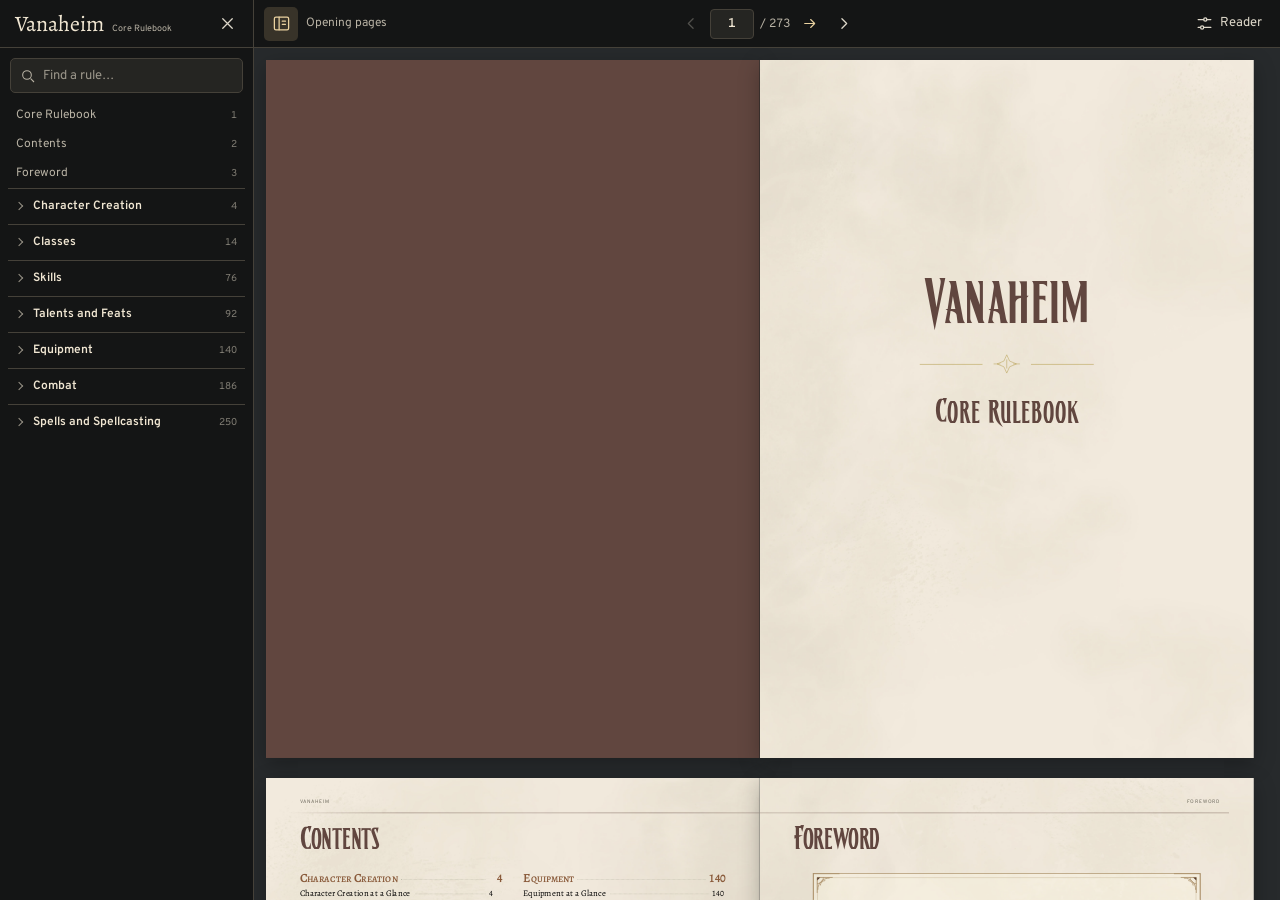
<file: index.html>
<!doctype html>
<html lang="en" data-mode="light" data-view="spread"><head><meta charset="utf-8"><meta name="viewport" content="width=device-width,initial-scale=1,viewport-fit=cover"><link rel="icon" href="data:,">
<title>Core Rulebook — Illustrated Handbook</title><meta name="description" content="Vanaheim Core Rulebook: Illustrated Handbook."><link rel="stylesheet" href="handbook/styles.css"></head><body><a class="skip-link" href="#title-page">Skip to the title page</a><aside class="sidebar" id="handbook-sidebar" aria-label="Handbook bookmarks">
  <header class="sidebar-header">
    <a class="sidebar-title" href="#title-page">Vanaheim <span>Core Rulebook</span></a>
    <button class="reader-icon" id="close-sidebar" type="button" aria-label="Close bookmarks" title="Close bookmarks"><svg viewbox="0 0 24 24" aria-hidden="true"><path d="m6 6 12 12M18 6 6 18"></path></svg></button>
  </header>
  <div class="search">
    <label class="reader-sr-only" for="chapter-search">Search the handbook</label>
    <div class="search-field"><svg viewbox="0 0 24 24" aria-hidden="true"><circle cx="10.5" cy="10.5" r="6.5"></circle><path d="m16 16 5 5"></path></svg><input id="chapter-search" type="search" placeholder="Find a rule…" autocomplete="off" enterkeyhint="search" aria-controls="search-results"><button id="clear-search" type="button" aria-label="Clear search" hidden>×</button></div>
    <p class="search-status" id="search-status" role="status"></p>
  </div>
  <div class="sidebar-content" id="bookmark-scroll">
    <ul class="search-results" id="search-results" aria-label="Search results" hidden></ul>
    <nav class="toc" aria-label="Handbook contents"><ol>
<li><a href="#title-page">Core Rulebook</a></li>
<li><a href="#contents">Contents</a></li>
<li><a href="#foreword">Foreword</a></li>
</ol><details class="handbook-chapter" name="handbook-chapters" data-start-page="4"><summary>Character Creation</summary><div class="chapter-navigation">
    <p class="contents-label">Contents</p>
    <a class="chapter-link" href="#creation--character-creation">Character Creation <span aria-hidden="true">◆</span></a>
    <a class="toc-direct" href="#creation--character-creation-at-a-glance"><span class="toc-number" aria-hidden="true">I</span><span>Character Creation at a Glance</span></a>
    <details class="toc-group"><summary><span class="toc-number" aria-hidden="true">II</span>Attributes and Ability Modifiers</summary><ul><li><a href="#creation--attribute-scores-and-modifiers">Attribute Scores and Modifiers</a></li><li><a href="#creation--what-the-attributes-represent">What the Attributes Represent</a></li><li><a href="#creation--luck-and-sanity">Luck and Sanity</a></li><li><a href="#creation--sanity-checks-and-damage">Sanity checks and damage</a></li><li><a href="#creation--sanity-recovery">Recovery</a></li></ul></details>
    <details class="toc-group"><summary><span class="toc-number" aria-hidden="true">III</span>Generate and Assign Attributes</summary><ul><li><a href="#creation--generate-three-arrays">Generate Three Arrays</a></li><li><a href="#creation--choose-and-assign-one-array">Choose and Assign One Array</a></li><li><a href="#creation--apply-racial-modifiers-and-maximums">Racial Modifiers and Maximums</a></li></ul></details>
    <details class="toc-group"><summary><span class="toc-number" aria-hidden="true">IV</span>Races</summary><ul><li><a href="#creation--reading-a-racial-profile">Reading a Racial Profile</a></li><li><a href="#creation--human">Human</a></li><li><a href="#creation--half-elf">Half-Elf</a></li><li><a href="#creation--elf">Elf</a></li><li><a href="#creation--dwarf">Dwarf</a></li><li><a href="#creation--npc-only-racial-statistics">NPC-Only Racial Statistics</a></li><li><a href="#creation--dark-elf">Dark Elf</a></li><li><a href="#creation--gnome">Gnome</a></li><li><a href="#creation--sprite">Sprite</a></li><li><a href="#creation--giant">Giant</a></li></ul></details>
    <details class="toc-group"><summary><span class="toc-number" aria-hidden="true">V</span>Choose a Starting Job</summary><ul><li><a href="#creation--choose-one-starting-job">Choose One Starting Job</a></li><li><a href="#creation--starting-skills-and-languages">Starting Skills and Languages</a></li><li><a href="#creation--starting-talents-and-equipment">Starting Talents and Equipment</a></li></ul></details>
    <details class="toc-group"><summary><span class="toc-number" aria-hidden="true">VI</span>Finish the Character</summary><ul><li><a href="#creation--record-starting-values">Record Starting Values</a></li><li><a href="#creation--character-details">Character Details</a></li></ul></details>
  </div></details><details class="handbook-chapter" name="handbook-chapters" data-start-page="14"><summary>Classes</summary><div class="chapter-navigation"><a href="#page-14">Classes &amp; Jobs</a><a href="#classes--intro-starting-and-advancing">Starting and advancing</a><a href="#classes--intro-shared-advancement">Shared advancement</a><a href="#classes--intro-multiple-jobs">Multiple Jobs</a><a href="#classes--intro-warrior-jobs">Warrior Jobs</a><a href="#page-24">Mercenary</a><a href="#page-26">Swashbuckler</a><a href="#page-30">Barbarian</a><a href="#page-34" class="adventurer-nav">Adventurer Jobs</a><a href="#page-36">Scout</a><a href="#page-40">Rogue</a><a href="#page-44">Bard</a><a class="acolyte-nav" href="#classes--acolyte-acolyte-jobs">Acolyte Jobs</a><a href="#classes--priest-priest">Priest</a><a href="#classes--shaman-shaman">Shaman</a><a href="#classes--paladin-paladin">Paladin</a><a href="#classes--hellion-hellion">Hellion</a><a class="mage-nav" href="#classes--mage-mage-jobs">Mage Jobs</a><a href="#classes--sorcerer-sorcerer">Sorcerer</a><a href="#classes--warlock-warlock">Warlock</a><a href="#classes--necromancer-necromancer">Necromancer</a></div></details><details class="handbook-chapter" name="handbook-chapters" data-start-page="76"><summary>Skills</summary><div class="chapter-navigation"><p class="contents-label">Contents</p><a class="chapter-link" href="#skills--using-skills">Skills <span aria-hidden="true">◆</span></a><details class="toc-group"><summary><span class="toc-number" aria-hidden="true">I</span>Using Skills</summary><ul><li><a href="#skills--attribute-checks-and-skill-checks">Attribute Checks and Skill Checks</a></li><li><a href="#skills--choosing-the-governing-attribute">Choosing the Governing Attribute</a></li><li><a href="#skills--trained-and-untrained-use">Trained and Untrained Use</a></li><li><a href="#skills--difficulty">Difficulty</a></li><li><a href="#skills--opposed-checks-and-check-margin">Opposed Checks and Check Margin</a></li><li><a href="#skills--time-attempts-and-repeated-effort">Time, Attempts, and Repeated Effort</a></li><li><a href="#skills--skills-and-talents">Skills and Talents</a></li></ul></details><details class="toc-group"><summary><span class="toc-number" aria-hidden="true">II</span>Learning Skills and Skill Mastery</summary><ul><li><a href="#skills--starting-skills">Starting Skills</a></li><li><a href="#skills--learning-a-new-skill">Learning a New Skill</a></li><li><a href="#skills--skill-mastery">Skill Mastery</a></li></ul></details><details class="toc-group"><summary><span class="toc-number" aria-hidden="true">III</span>Reading a Skill Entry</summary><ul><li><a href="#skills--reading-a-skill-entry">Reading a Skill Entry</a></li></ul></details><details class="toc-group"><summary><span class="toc-number" aria-hidden="true">IV</span>Skill Catalogue</summary><ul><li><a href="#skills--acrobatics">Acrobatics</a></li><li><a href="#skills--animal-handling">Animal Handling</a></li><li><a href="#skills--animal-training">Animal Training</a></li><li><a href="#skills--appraisal">Appraisal</a></li><li><a href="#skills--athletics">Athletics</a></li><li><a href="#skills--bluff">Bluff</a></li><li><a href="#skills--cartography">Cartography</a></li><li><a href="#skills--command">Command</a></li><li><a href="#skills--commerce">Commerce</a></li><li><a href="#skills--craft-field">Craft (Field)</a></li><li><a href="#skills--cryptography">Cryptography</a></li><li><a href="#skills--diplomacy">Diplomacy</a></li><li><a href="#skills--engineering">Engineering</a></li><li><a href="#skills--escape-artist">Escape Artist</a></li><li><a href="#skills--etiquette">Etiquette</a></li><li><a href="#skills--forgery">Forgery</a></li><li><a href="#skills--gaming">Gaming</a></li><li><a href="#skills--golem-piloting">Golem Piloting</a></li><li><a href="#skills--golem-senses">Golem Senses</a></li><li><a href="#skills--investigation">Investigation</a></li><li><a href="#skills--intimidation">Intimidation</a></li><li><a href="#skills--knowledge-field">Knowledge (Field)</a></li><li><a href="#skills--linguistics">Linguistics</a></li><li><a href="#skills--locks-and-traps">Locks and Traps</a></li><li><a href="#skills--medicine">Medicine</a></li><li><a href="#skills--navigation">Navigation</a></li><li><a href="#skills--perception">Perception</a></li><li><a href="#skills--performance-field">Performance (Field)</a></li><li><a href="#skills--profession-field">Profession (Field)</a></li><li><a href="#skills--research">Research</a></li><li><a href="#skills--ride">Ride</a></li><li><a href="#skills--ropework">Ropework</a></li><li><a href="#skills--seamanship">Seamanship</a></li><li><a href="#skills--sense-motive">Sense Motive</a></li><li><a href="#skills--sleight-of-hand">Sleight of Hand</a></li><li><a href="#skills--stealth">Stealth</a></li><li><a href="#skills--survival">Survival</a></li></ul></details><details class="toc-group"><summary><span class="toc-number" aria-hidden="true">V</span>Additional Skills and Fields</summary><ul><li><a href="#skills--additional-skills-and-fields">Additional Skills and Fields</a></li></ul></details></div></details><details class="handbook-chapter" name="handbook-chapters" data-start-page="92"><summary>Talents and Feats</summary><div class="chapter-navigation"><p class="contents-label">Contents</p><a class="chapter-link" href="#talents--talents-and-feats">Talents and Feats <span aria-hidden="true">◆</span></a>
<details class="toc-group" data-toc-group="introduction"><summary><span class="toc-number" aria-hidden="true">I</span>Talents</summary><ul><li><a href="#talents--learning-talents">Learning Talents</a></li><li><a href="#talents--grandmaster-talents">Grandmaster Talents</a></li><li><a href="#talents--reading-a-talent-entry">Reading a Talent Entry</a></li></ul></details>
<details class="toc-group" data-toc-group="catalogue"><summary><span class="toc-number" aria-hidden="true">II</span>Talent Catalogue</summary><div class="toc-letters"><details class="toc-letter" data-letter="A"><summary><span class="toc-letter-label">A</span><span class="toc-entry-count">4 talents</span></summary><ul><li><a href="#talents--alertness">Alertness</a></li><li><a href="#talents--ambush">Ambush</a></li><li><a href="#talents--arcane-ward">Arcane Ward</a></li><li><a href="#talents--aura-of-negation">Aura of Negation</a></li></ul></details>
<details class="toc-letter" data-letter="B"><summary><span class="toc-letter-label">B</span><span class="toc-entry-count">9 talents</span></summary><ul><li><a href="#talents--b-augmented-sixth">B Augmented Sixth</a></li><li><a href="#talents--backstab">Backstab</a></li><li><a href="#talents--bash">Bash</a></li><li><a href="#talents--berserk">Berserk</a></li><li><a href="#talents--blind-fighting">Blind Fighting</a></li><li><a href="#talents--blitzkrieg">Blitzkrieg</a></li><li><a href="#talents--brawling">Brawling</a></li><li><a href="#talents--brew">Brew</a><ul class="toc-subentries"><li><a href="#talents--prepared-blanks">Prepared Blanks</a></li><li><a href="#talents--construction-check">Construction Check</a></li><li><a href="#talents--using-the-finished-item">Using the Finished Item</a></li></ul></li><li><a href="#talents--butcher">Butcher</a></li></ul></details>
<details class="toc-letter" data-letter="C"><summary><span class="toc-letter-label">C</span><span class="toc-entry-count">7 talents</span></summary><ul><li><a href="#talents--c-major">C Major</a></li><li><a href="#talents--clarity">Clarity</a></li><li><a href="#talents--climb">Climb</a></li><li><a href="#talents--combat-casting">Combat Casting</a></li><li><a href="#talents--countersong">Countersong</a></li><li><a href="#talents--counterstrike">Counterstrike</a></li><li><a href="#talents--cross-slash">Cross-Slash</a></li></ul></details>
<details class="toc-letter" data-letter="D"><summary><span class="toc-letter-label">D</span><span class="toc-entry-count">8 talents</span></summary><ul><li><a href="#talents--dance">Dance</a></li><li><a href="#talents--detect-evil">Detect Evil</a></li><li><a href="#talents--dirt-kick">Dirt Kick</a></li><li><a href="#talents--disarm">Disarm</a></li><li><a href="#talents--disguise">Disguise</a></li><li><a href="#talents--divine-intervention">Divine Intervention</a></li><li><a href="#talents--dual-backstab">Dual Backstab</a></li><li><a href="#talents--dual-wield">Dual Wield</a></li></ul></details>
<details class="toc-letter" data-letter="E"><summary><span class="toc-letter-label">E</span><span class="toc-entry-count">4 talents</span></summary><ul><li><a href="#talents--endurance">Endurance</a></li><li><a href="#talents--enhanced-damage">Enhanced Damage</a></li><li><a href="#talents--envenom">Envenom</a></li><li><a href="#talents--exploit-weakness">Exploit Weakness</a></li></ul></details>
<details class="toc-letter" data-letter="F"><summary><span class="toc-letter-label">F</span><span class="toc-entry-count">6 talents</span></summary><ul><li><a href="#talents--f-minor">F Minor</a></li><li><a href="#talents--fast-healing">Fast Healing</a></li><li><a href="#talents--featherfoot">Featherfoot</a></li><li><a href="#talents--finesse">Finesse</a></li><li><a href="#talents--fletch">Fletch</a></li><li><a href="#talents--fury">Fury</a></li></ul></details>
<details class="toc-letter" data-letter="G"><summary><span class="toc-letter-label">G</span><span class="toc-entry-count">1 talent</span></summary><ul><li><a href="#talents--greased-lightning">Greased Lightning</a></li></ul></details>
<details class="toc-letter" data-letter="H"><summary><span class="toc-letter-label">H</span><span class="toc-entry-count">9 talents</span></summary><ul><li><a href="#talents--haggle">Haggle</a></li><li><a href="#talents--hamstring">Hamstring</a></li><li><a href="#talents--hard-trip">Hard Trip</a></li><li><a href="#talents--headbutt">Headbutt</a></li><li><a href="#talents--heckle">Heckle</a></li><li><a href="#talents--hedgehog-stance">Hedgehog Stance</a></li><li><a href="#talents--hellion-cleave">Hellion Cleave</a></li><li><a href="#talents--herbalism">Herbalism</a><ul class="toc-subentries"><li><a href="#talents--herbalism-use">Using Herbs</a></li><li><a href="#talents--herbalism-biomes">Biomes and Common Herbs</a></li></ul></li><li><a href="#talents--hide">Hide</a></li></ul></details>
<details class="toc-letter" data-letter="J"><summary><span class="toc-letter-label">J</span><span class="toc-entry-count">1 talent</span></summary><ul><li><a href="#talents--juggle">Juggle</a></li></ul></details>
<details class="toc-letter" data-letter="K"><summary><span class="toc-letter-label">K</span><span class="toc-entry-count">2 talents</span></summary><ul><li><a href="#talents--kick">Kick</a></li><li><a href="#talents--kip-up">Kip-Up</a></li></ul></details>
<details class="toc-letter" data-letter="L"><summary><span class="toc-letter-label">L</span><span class="toc-entry-count">2 talents</span></summary><ul><li><a href="#talents--lore">Lore</a></li><li><a href="#talents--lucid-dreaming">Lucid Dreaming</a></li></ul></details>
<details class="toc-letter" data-letter="M"><summary><span class="toc-letter-label">M</span><span class="toc-entry-count">1 talent</span></summary><ul><li><a href="#talents--mana-shield">Mana Shield</a></li></ul></details>
<details class="toc-letter" data-letter="P"><summary><span class="toc-letter-label">P</span><span class="toc-entry-count">5 talents</span></summary><ul><li><a href="#talents--pathfinding">Pathfinding</a></li><li><a href="#talents--peek">Peek</a></li><li><a href="#talents--persuade">Persuade</a></li><li><a href="#talents--plant">Plant</a></li><li><a href="#talents--presence">Presence</a></li></ul></details>
<details class="toc-letter" data-letter="R"><summary><span class="toc-letter-label">R</span><span class="toc-entry-count">6 talents</span></summary><ul><li><a href="#talents--rallying-cry">Rallying Cry</a></li><li><a href="#talents--ranged-mastery">Ranged Mastery</a></li><li><a href="#talents--rapid-fire">Rapid Fire</a></li><li><a href="#talents--rescue">Rescue</a></li><li><a href="#talents--retreat">Retreat</a></li><li><a href="#talents--riposte">Riposte</a></li></ul></details>
<details class="toc-letter" data-letter="S"><summary><span class="toc-letter-label">S</span><span class="toc-entry-count">24 talents</span></summary><ul><li><a href="#talents--scout-camouflage">Scout Camouflage</a></li><li><a href="#talents--scribe">Scribe</a></li><li><a href="#talents--scrolls">Scrolls</a></li><li><a href="#talents--second-attack">Second Attack</a></li><li><a href="#talents--self-defense">Self Defense</a></li><li><a href="#talents--skinning">Skinning</a></li><li><a href="#talents--skirmish">Skirmish</a></li><li><a href="#talents--smite-evil">Smite Evil</a></li><li><a href="#talents--sneak">Sneak</a></li><li><a href="#talents--sneak-attack">Sneak Attack</a></li><li><a href="#talents--songs-of-antimagic">Songs of Antimagic</a></li><li><a href="#talents--songs-of-dancing">Songs of Dancing</a></li><li><a href="#talents--songs-of-death">Songs of Death</a></li><li><a href="#talents--songs-of-healing">Songs of Healing</a></li><li><a href="#talents--songs-of-magic">Songs of Magic</a></li><li><a href="#talents--songs-of-protection">Songs of Protection</a></li><li><a href="#talents--songs-of-silence">Songs of Silence</a></li><li><a href="#talents--songs-of-sleep">Songs of Sleep</a></li><li><a href="#talents--songs-of-war">Songs of War</a></li><li><a href="#talents--spirit-bond">Spirit Bond</a></li><li><a href="#talents--staves">Staves</a></li><li><a href="#talents--steal">Steal</a></li><li><a href="#talents--street-network">Street Network</a></li><li><a href="#talents--suppression">Suppression</a></li></ul></details>
<details class="toc-letter" data-letter="T"><summary><span class="toc-letter-label">T</span><span class="toc-entry-count">8 talents</span></summary><ul><li><a href="#talents--tame">Tame</a></li><li><a href="#talents--taunt">Taunt</a></li><li><a href="#talents--third-attack">Third Attack</a></li><li><a href="#talents--tornado-slash">Tornado Slash</a></li><li><a href="#talents--toughness">Toughness</a></li><li><a href="#talents--tracking">Tracking</a></li><li><a href="#talents--trance">Trance</a></li><li><a href="#talents--tumbling">Tumbling</a></li></ul></details>
<details class="toc-letter" data-letter="U"><summary><span class="toc-letter-label">U</span><span class="toc-entry-count">1 talent</span></summary><ul><li><a href="#talents--ultimate-evasion">Ultimate Evasion</a></li></ul></details>
<details class="toc-letter" data-letter="W"><summary><span class="toc-letter-label">W</span><span class="toc-entry-count">4 talents</span></summary><ul><li><a href="#talents--wands">Wands</a></li><li><a href="#talents--weapon-mastery">Weapon Mastery</a></li><li><a href="#talents--wild-fighting">Wild Fighting</a></li><li><a href="#talents--wolverine-stance">Wolverine Stance</a></li></ul></details></div></details>
<details class="toc-group" data-toc-group="feats-introduction"><summary><span class="toc-number" aria-hidden="true">III</span>Feats</summary><ul><li><a href="#talents--feats">Feats</a></li><li><a href="#talents--learning-feats">Learning Feats</a></li><li><a href="#talents--reading-a-feat-entry">Reading a Feat Entry</a></li></ul></details>
<details class="toc-group" data-toc-group="feat-catalogue"><summary><span class="toc-number" aria-hidden="true">IV</span>Feat Catalogue</summary><div class="toc-letters"><details class="toc-letter" data-letter="A"><summary><span class="toc-letter-label">A</span><span class="toc-entry-count">1 feat</span></summary><ul><li><a href="#talents--articulated-weapon-training">Articulated Weapon Training</a></li></ul></details>
<details class="toc-letter" data-letter="B"><summary><span class="toc-letter-label">B</span><span class="toc-entry-count">1 feat</span></summary><ul><li><a href="#talents--bracket-assault">Bracket Assault</a></li></ul></details>
<details class="toc-letter" data-letter="D"><summary><span class="toc-letter-label">D</span><span class="toc-entry-count">3 feats</span></summary><ul><li><a href="#talents--defensive-fighting">Defensive Fighting</a></li><li><a href="#talents--disarming-parry">Disarming Parry</a></li><li><a href="#talents--duelist-stance">Duelist Stance</a></li></ul></details>
<details class="toc-letter" data-letter="E"><summary><span class="toc-letter-label">E</span><span class="toc-entry-count">3 feats</span></summary><ul><li><a href="#talents--enhanced-block">Enhanced Block</a></li><li><a href="#talents--enhanced-dodge">Enhanced Dodge</a></li><li><a href="#talents--enhanced-parry">Enhanced Parry</a></li></ul></details>
<details class="toc-letter" data-letter="F"><summary><span class="toc-letter-label">F</span><span class="toc-entry-count">7 feats</span></summary><ul><li><a href="#talents--feint">Feint</a></li><li><a href="#talents--field-medic">Field Medic</a></li><li><a href="#talents--first-step-of-the-wind">First Step of the Wind</a></li><li><a href="#talents--flight">Flight</a></li><li><a href="#talents--fool-s-guard">Fool’s Guard</a></li><li><a href="#talents--formation-combat">Formation Combat</a></li><li><a href="#talents--frame-repair-training">Frame Repair Training</a></li></ul></details>
<details class="toc-letter" data-letter="G"><summary><span class="toc-letter-label">G</span><span class="toc-entry-count">2 feats</span></summary><ul><li><a href="#talents--golem-ranged-training">Golem Ranged Training</a></li><li><a href="#talents--guarded-menace">Guarded Menace</a></li></ul></details>
<details class="toc-letter" data-letter="H"><summary><span class="toc-letter-label">H</span><span class="toc-entry-count">1 feat</span></summary><ul><li><a href="#talents--halfswording">Halfswording</a></li></ul></details>
<details class="toc-letter" data-letter="I"><summary><span class="toc-letter-label">I</span><span class="toc-entry-count">1 feat</span></summary><ul><li><a href="#talents--improved-grapple">Improved Grapple</a></li></ul></details>
<details class="toc-letter" data-letter="J"><summary><span class="toc-letter-label">J</span><span class="toc-entry-count">1 feat</span></summary><ul><li><a href="#talents--jaded">Jaded</a></li></ul></details>
<details class="toc-letter" data-letter="M"><summary><span class="toc-letter-label">M</span><span class="toc-entry-count">4 feats</span></summary><ul><li><a href="#talents--mailbreaker-training">Mailbreaker Training</a></li><li><a href="#talents--military-drill">Military Drill</a></li><li><a href="#talents--mounted-archer">Mounted Archer</a></li><li><a href="#talents--mounted-combat">Mounted Combat</a></li></ul></details>
<details class="toc-letter" data-letter="P"><summary><span class="toc-letter-label">P</span><span class="toc-entry-count">4 feats</span></summary><ul><li><a href="#talents--power-attack">Power Attack</a></li><li><a href="#talents--precise-shot">Precise Shot</a></li><li><a href="#talents--pressing-attack-i">Pressing Attack I</a></li><li><a href="#talents--pressing-attack-ii">Pressing Attack II</a></li></ul></details>
<details class="toc-letter" data-letter="R"><summary><span class="toc-letter-label">R</span><span class="toc-entry-count">1 feat</span></summary><ul><li><a href="#talents--run">Run</a></li></ul></details>
<details class="toc-letter" data-letter="S"><summary><span class="toc-letter-label">S</span><span class="toc-entry-count">3 feats</span></summary><ul><li><a href="#talents--skill-focus">Skill Focus</a></li><li><a href="#talents--sweeping-slash-i">Sweeping Slash I</a></li><li><a href="#talents--sweeping-slash-ii">Sweeping Slash II</a></li></ul></details>
<details class="toc-letter" data-letter="W"><summary><span class="toc-letter-label">W</span><span class="toc-entry-count">1 feat</span></summary><ul><li><a href="#talents--weapon-focus">Weapon Focus</a></li></ul></details></div></details></div></details><details class="handbook-chapter" name="handbook-chapters" data-start-page="140"><summary>Equipment</summary><div class="chapter-navigation"><p class="contents-label">Contents</p><a class="chapter-link" href="#equipment--equipment">Equipment<span aria-hidden="true">◆</span></a><ul class="toc-intro"><li><a href="#equipment--equipment-at-a-glance">Equipment at a Glance</a></li></ul><details class="toc-group"><summary>Money, Markets, and Availability</summary><ul><li><a href="#equipment--money-markets-and-availability">Money, Markets, and Availability</a></li><li><a href="#equipment--silver-equivalent-accounting">Silver-Equivalent Accounting</a></li><li><a href="#equipment--local-currencies-and-foreign-coin">Local Currencies and Foreign Coin</a></li><li><a href="#equipment--typical-value-and-variable-prices">Typical Value and Variable Prices</a></li><li><a href="#equipment--availability-and-scarcity">Availability and Scarcity</a></li></ul></details><details class="toc-group"><summary>Reading Equipment Profiles</summary><ul><li><a href="#equipment--reading-equipment-profiles">Reading Equipment Profiles</a></li><li><a href="#equipment--common-profile-fields">Common Profile Fields</a></li><li><a href="#equipment--equipment-categories-and-properties">Equipment Categories and Properties</a></li><li><a href="#equipment--requirements-and-restrictions">Requirements and Restrictions</a></li><li><a href="#equipment--item-specific-exceptions">Item-Specific Exceptions</a></li></ul></details><details class="toc-group"><summary>Carrying and Handling Equipment</summary><ul><li><a href="#equipment--carrying-and-handling-equipment">Carrying and Handling Equipment</a></li><li><a href="#equipment--carrying-capacity-and-encumbrance">Carrying Capacity and Encumbrance</a></li><li><a href="#equipment--readily-accessible-equipment">Readily Accessible Equipment</a></li><li><a href="#equipment--worn-stored-and-secured-equipment">Worn, Stored, and Secured Equipment</a></li><li><a href="#equipment--drawing-stowing-retrieving-and-dropping-items">Drawing, Stowing, Retrieving, and Dropping Items</a></li></ul></details><details class="toc-group"><summary>Weapons</summary><ul><li><a href="#equipment--weapons">Weapons</a></li><li><a href="#equipment--reading-a-weapon-profile">Reading a Weapon Profile</a></li><li><a href="#equipment--light-medium-and-heavy-weapons">Light, Medium, and Heavy Weapons</a></li><li><a href="#equipment--armor-penetration-pen">Armor Penetration (Pen)</a></li><li><a href="#equipment--one-handed-and-two-handed-weapons">One-Handed and Two-Handed Weapons</a></li><li><a href="#equipment--weapon-size-and-oversized-weapons">Weapon Size and Oversized Weapons</a></li><li><a href="#equipment--damage-dice-and-the-weapon-size-progression">Damage Dice and the Weapon-Size Progression</a></li><li><a href="#equipment--reach-and-threatened-areas">Reach and Threatened Areas</a></li><li><details class="toc-subgroup"><summary>Weapon Properties and Special Handling</summary><ul><li><a href="#equipment--weapon-properties-and-special-handling">Weapon Properties and Special Handling</a></li><li><a href="#equipment--vorpal">Vorpal</a></li></ul></details></li><li><a href="#equipment--weapon-groups">Weapon Groups</a></li><li><details class="toc-subgroup"><summary>Melee Weapon Catalogue</summary><ul><li><a href="#equipment--melee-weapon-catalogue">Melee Weapon Catalogue</a></li><li><a href="#equipment--common-and-late-medieval-weapons">Common and Late-Medieval Weapons</a></li><li><a href="#equipment--descriptions">Descriptions</a></li><li><a href="#equipment--zhenshi-weapons">Zhenshi Weapons</a></li><li><a href="#equipment--descriptions-2">Descriptions</a></li><li><a href="#equipment--finished-zhenshi-mithril-weapons">Finished Zhenshi Mithril Weapons</a></li></ul></details></li><li><details class="toc-subgroup"><summary>Ranged Weapons and Ammunition</summary><ul><li><a href="#equipment--ranged-weapons-and-ammunition">Ranged Weapons and Ammunition</a></li><li><a href="#equipment--effective-far-and-extreme-range">Effective, Far, and Extreme Range</a></li><li><a href="#equipment--ammunition">Ammunition</a></li><li><a href="#equipment--loading-cocking-and-ammunition-retention">Loading, Cocking, and Ammunition Retention</a></li><li><a href="#equipment--thrown-weapons">Thrown Weapons</a></li><li><a href="#equipment--bows">Bows</a></li><li><a href="#equipment--crossbows">Crossbows</a></li><li><a href="#equipment--mounted-ranged-weapons">Mounted Ranged Weapons</a></li><li><a href="#equipment--ranged-weapon-catalogue">Ranged Weapon Catalogue</a></li><li><a href="#equipment--restricted-athani-bow-references">Restricted Athani Bow References</a></li><li><a href="#equipment--ranged-weapon-descriptions">Ranged Weapon Descriptions</a></li></ul></details></li><li><a href="#equipment--unarmed-and-fist-weapons">Unarmed and Fist Weapons</a></li></ul></details><details class="toc-group"><summary>Armor and Shields</summary><ul><li><a href="#equipment--armor-and-shields">Armor and Shields</a></li><li><a href="#equipment--reading-an-armor-or-shield-profile">Reading an Armor or Shield Profile</a></li><li><a href="#equipment--light-medium-and-heavy-armor">Light, Medium, and Heavy Armor</a></li><li><a href="#equipment--armor-grade-grade">Armor Grade (Grade)</a></li><li><a href="#equipment--damage-reduction">Damage Reduction</a></li><li><a href="#equipment--armor-hit-points">Armor Hit Points</a></li><li><a href="#equipment--armor-penalties-requirements-and-movement">Armor Penalties, Requirements, and Movement</a></li><li><a href="#equipment--armor-fitting-donning-and-removal">Armor Fitting, Donning, and Removal</a></li><li><a href="#equipment--shields-and-shield-bonuses">Shields and Shield Bonuses</a></li><li><details class="toc-subgroup"><summary>Armor and Shield Catalogue</summary><ul><li><a href="#equipment--armor-and-shield-catalogue">Armor and Shield Catalogue</a></li><li><a href="#equipment--light-armor">Light Armor</a></li><li><a href="#equipment--medium-armor">Medium Armor</a></li><li><a href="#equipment--heavy-armor">Heavy Armor</a></li><li><a href="#equipment--shields">Shields</a></li><li><a href="#equipment--exceptional-elven-and-dwarven-profiles">Exceptional Elven and Dwarven Profiles</a></li><li><a href="#equipment--finished-national-mithril-and-adamantine-armor">Finished National Mithril and Adamantine Armor</a></li><li><a href="#equipment--mithril-armor">Mithril Armor</a></li><li><a href="#equipment--adamantine-armor">Adamantine Armor</a></li></ul></details></li><li><details class="toc-subgroup"><summary>Armor and Shield Descriptions</summary><ul><li><a href="#equipment--armor-and-shield-descriptions">Armor and Shield Descriptions</a></li><li><a href="#equipment--light-armor-2">Light Armor</a></li><li><a href="#equipment--medium-armor-2">Medium Armor</a></li><li><a href="#equipment--heavy-armor-2">Heavy Armor</a></li><li><a href="#equipment--shields-2">Shields</a></li><li><a href="#equipment--exceptional-elven-and-dwarven-descriptions">Exceptional Elven and Dwarven Descriptions</a></li><li><a href="#equipment--finished-national-mithril-and-adamantine-descriptions">Finished National Mithril and Adamantine Descriptions</a></li></ul></details></li></ul></details><details class="toc-group"><summary>Materials, Quality, and Special Construction</summary><ul><li><a href="#equipment--materials-quality-and-special-construction">Materials, Quality, and Special Construction</a></li><li><a href="#equipment--core-materials">Core Materials</a></li><li><a href="#equipment--material-hierarchy-and-pen-grade-modifiers">Material Hierarchy and Pen / Grade Modifiers</a></li><li><details class="toc-subgroup"><summary>Weapon and Armor Material Comparisons</summary><ul><li><a href="#equipment--weapon-and-armor-material-comparisons">Weapon and Armor Material Comparisons</a></li><li><a href="#equipment--material-weaknesses">Material Weaknesses</a></li><li><a href="#equipment--tanso-steel">Tanso Steel</a></li><li><a href="#equipment--mithril">Mithril</a></li><li><a href="#equipment--adamantite">Adamantite</a></li></ul></details></li><li><a href="#equipment--item-quality">Item Quality</a></li><li><a href="#equipment--energy-armor-supernatural-dr-and-special-construction">Energy Armor, Supernatural DR, and Special Construction</a></li><li><a href="#equipment--damaged-and-broken-equipment">Damaged and Broken Equipment</a></li></ul></details><details class="toc-group"><summary>Adventuring Gear and Consumables</summary><ul><li><a href="#equipment--adventuring-gear-and-consumables">Adventuring Gear and Consumables</a></li><li><a href="#equipment--packs-containers-and-storage">Packs, Containers, and Storage</a></li><li><a href="#equipment--clothing-and-personal-equipment">Clothing and Personal Equipment</a></li><li><a href="#equipment--tools-and-kits">Tools and Kits</a></li><li><a href="#equipment--light-camping-and-survival-gear">Light, Camping, and Survival Gear</a></li><li><a href="#equipment--restraints-and-utility-equipment">Restraints and Utility Equipment</a></li><li><a href="#equipment--food-drink-and-common-consumables">Food, Drink, and Common Consumables</a></li><li><a href="#equipment--mundane-combat-consumables">Mundane Combat Consumables</a></li><li><a href="#equipment--adventuring-gear-catalogue">Adventuring Gear Catalogue</a></li></ul></details><details class="toc-group"><summary>Mounts, Saddles, and Barding</summary><ul><li><a href="#equipment--mounts-saddles-and-barding">Mounts, Saddles, and Barding</a></li><li><a href="#equipment--reading-a-mount-profile">Reading a Mount Profile</a></li><li><a href="#equipment--mount-speed-and-carrying-capacity">Mount Speed and Carrying Capacity</a></li><li><a href="#equipment--ordinary-mount-catalogue">Ordinary Mount Catalogue</a></li><li><a href="#equipment--saddles-and-horse-gear">Saddles and Horse Gear</a></li><li><a href="#equipment--barding">Barding</a></li></ul></details><details class="toc-group"><summary>Services and Living Costs</summary><ul><li><a href="#equipment--services-and-living-costs">Services and Living Costs</a></li><li><a href="#equipment--lodging-food-and-common-services">Lodging, Food, and Common Services</a></li><li><a href="#equipment--hirelings-specialists-and-care">Hirelings, Specialists, and Care</a></li><li><a href="#equipment--stabling-and-animal-care">Stabling and Animal Care</a></li><li><details class="toc-subgroup"><summary>Passage, Messengers, and Transport Services</summary><ul><li><a href="#equipment--passage-messengers-and-transport-services">Passage, Messengers, and Transport Services</a></li><li><a href="#equipment--broad-travel-examples">Broad Travel Examples</a></li></ul></details></li></ul></details></div></details><details class="handbook-chapter" name="handbook-chapters" data-start-page="186"><summary>Combat</summary><div class="chapter-navigation"><p class="contents-label">Contents</p><a class="chapter-link" href="#combat--combat">Combat <span aria-hidden="true">◆</span></a><details class="toc-group"><summary><span class="toc-number" aria-hidden="true">01</span>Combat at a Glance</summary><ul><li><a href="#combat--combat-at-a-glance">Combat at a Glance</a></li><li><a href="#combat--values-used-in-combat">Values Used in Combat</a></li><li><a href="#combat--the-combat-sequence">The Combat Sequence</a></li><li><a href="#combat--example-one-complete-ordinary-combat-round">Example: One Complete Ordinary Combat Round</a></li></ul></details><details class="toc-group"><summary><span class="toc-number" aria-hidden="true">02</span>Beginning Combat</summary><ul><li><a href="#combat--beginning-combat">Beginning Combat</a></li><li><a href="#combat--when-combat-begins-and-who-participates">When Combat Begins and Who Participates</a></li><li><a href="#combat--awareness-and-surprise">Awareness and Surprise</a></li><li><a href="#combat--surprise-round-0">Surprise Round 0</a></li><li><a href="#combat--surprised-flat-footed-and-unseen-attackers">Surprised, Flat-Footed, and Unseen Attackers</a></li><li><a href="#combat--joining-combat-and-giving-warnings">Joining Combat and Giving Warnings</a></li></ul></details><details class="toc-group"><summary><span class="toc-number" aria-hidden="true">03</span>Initiative, Rounds, and Attack Speed</summary><ul><li><a href="#combat--initiative-rounds-and-attack-speed">Initiative, Rounds, and Attack Speed</a></li><li><a href="#combat--initiative-and-ties">Initiative and Ties</a></li><li><a href="#combat--rounds-and-initiative-passes">Rounds and Initiative Passes</a></li><li><a href="#combat--attack-speed-and-primary-attacks">Attack Speed and Primary Attacks</a></li><li><a href="#combat--example-mercenary-and-swashbuckler-attack-speed">Example: Mercenary and Swashbuckler Attack Speed</a></li><li><a href="#combat--spell-speed-and-scheduled-completion">Spell Speed and Scheduled Completion</a></li><li><a href="#combat--example-spell-speed-across-initiative-counts">Example: Spell Speed Across Initiative Counts</a></li><li><a href="#combat--delay-ready-and-pre-combat-preparation">Delay, Ready, and Pre-Combat Preparation</a></li></ul></details><details class="toc-group"><summary><span class="toc-number" aria-hidden="true">04</span>Actions in Combat</summary><ul><li><a href="#combat--actions-in-combat">Actions in Combat</a></li><li><a href="#combat--movement-and-main-actions">Movement and Main Actions</a></li><li><a href="#combat--physical-energy-costs-and-reaching-zero">Physical Energy Costs and Reaching Zero</a></li><li><a href="#combat--single-attacks-and-full-attacks">Single Attacks and Full Attacks</a></li><li><a href="#combat--movement-before-and-after-attacks">Movement Before and After Attacks</a></li><li><a href="#combat--replacing-attacks-during-a-full-attack">Replacing Attacks During a Full Attack</a></li><li><a href="#combat--later-passes-and-changing-targets">Later Passes and Changing Targets</a></li><li><a href="#combat--drawing-dropping-and-putting-away-equipment">Drawing, Dropping, and Putting Away Equipment</a></li></ul></details><details class="toc-group"><summary><span class="toc-number" aria-hidden="true">05</span>Movement and Position</summary><ul><li><a href="#combat--movement-and-position">Movement and Position</a></li><li><a href="#combat--speed-squares-and-diagonal-movement">Speed, Squares, and Diagonal Movement</a></li><li><a href="#combat--difficult-terrain-and-occupied-spaces">Difficult Terrain and Occupied Spaces</a></li><li><a href="#combat--run-charge-and-withdraw">Run, Charge, and Withdraw</a></li><li><a href="#combat--reach-and-threatened-areas">Reach and Threatened Areas</a></li><li><a href="#combat--attacks-of-opportunity">Attacks of Opportunity</a></li><li><a href="#combat--flanking-higher-ground-and-cramped-spaces">Flanking, Higher Ground, and Cramped Spaces</a></li><li><a href="#combat--magical-flight">Magical Flight</a></li><li><a href="#combat--restricted-movement-and-dodge">Restricted Movement and Dodge</a></li></ul></details><details class="toc-group"><summary><span class="toc-number" aria-hidden="true">06</span>Attacking and Defending</summary><ul><li><a href="#combat--attacking-and-defending">Attacking and Defending</a></li><li><a href="#combat--declaring-and-resolving-an-attack">Declaring and Resolving an Attack</a></li><li><a href="#combat--attack-rolls-and-natural-results">Attack Rolls and Natural Results</a></li><li><a href="#combat--dodge-parry-and-block">Dodge, Parry, and Block</a></li><li><a href="#combat--defense-uses-and-additional-attempts">Defense Uses and Additional Attempts</a></li><li><a href="#combat--example-tracking-defense-uses">Example: Tracking Defense Uses</a></li><li><a href="#combat--margin-of-success">Margin of Success</a></li><li><a href="#combat--advantage-disadvantage-and-rerolls">Advantage, Disadvantage, and Rerolls</a></li><li><a href="#combat--weapon-configurations-and-two-weapon-fighting">Weapon Configurations and Two-Weapon Fighting</a></li><li><a href="#combat--example-ordinary-two-weapon-fighting">Example: Ordinary Two-Weapon Fighting</a></li><li><a href="#combat--static-defenses-and-overwhelming-opponents">Static Defenses and Overwhelming Opponents</a></li><li><a href="#combat--unarmed-attacks">Unarmed Attacks</a></li></ul></details><details class="toc-group"><summary><span class="toc-number" aria-hidden="true">07</span>Saving Throws and Magical Resistance</summary><ul><li><a href="#combat--saving-throws-and-magical-resistance">Saving Throws and Magical Resistance</a></li><li><a href="#combat--saving-throws">Saving Throws</a></li><li><a href="#combat--effect-and-spell-dcs">Effect and Spell DCs</a></li><li><a href="#combat--magic-protection-and-magic-resistance">Magic Protection and Magic Resistance</a></li></ul></details><details class="toc-group"><summary><span class="toc-number" aria-hidden="true">08</span>Ranged Combat</summary><ul><li><a href="#combat--ranged-combat">Ranged Combat</a></li><li><a href="#combat--ranged-attacks-and-defenses">Ranged Attacks and Defenses</a></li><li><a href="#combat--firing-into-melee">Firing into Melee</a></li><li><a href="#combat--cover-and-concealment">Cover and Concealment</a></li><li><a href="#combat--example-cover-and-concealment">Example: Cover and Concealment</a></li></ul></details><details class="toc-group"><summary><span class="toc-number" aria-hidden="true">09</span>Damage and Protection</summary><ul><li><a href="#combat--damage-and-protection">Damage and Protection</a></li><li><a href="#combat--calculating-damage">Calculating Damage</a></li><li><a href="#combat--damage-resolution-order">Damage Resolution Order</a></li><li><a href="#combat--damage-reduction-armor-penetration-and-armor-grade">Damage Reduction, Armor Penetration, and Armor Grade</a></li><li><a href="#combat--example-reading-pen-and-grade">Example: Reading Pen and Grade</a></li><li><a href="#combat--physical-energy-damage-mitigation">Physical Energy Damage Mitigation</a></li><li><a href="#combat--hit-points-and-life-points">Hit Points and Life Points</a></li><li><a href="#combat--example-damage-from-attack-roll-to-life-points">Example: Damage from Attack Roll to Life Points</a></li><li><a href="#combat--nonlethal-damage">Nonlethal Damage</a></li><li><a href="#combat--lethal-damage">Lethal Damage</a></li><li><a href="#combat--critical-hits">Critical Hits</a></li><li><a href="#combat--example-critical-damage-and-multiple-multipliers">Example: Critical Damage and Multiple Multipliers</a></li><li><a href="#combat--creature-size-and-unnatural-toughness">Creature Size and Unnatural Toughness</a></li></ul></details><details class="toc-group"><summary><span class="toc-number" aria-hidden="true">10</span>Wounds, Dying, and Death</summary><ul><li><a href="#combat--wounds-dying-and-death">Wounds, Dying, and Death</a></li><li><a href="#combat--wound-bands-and-wound-penalties">Wound Bands and Wound Penalties</a></li><li><a href="#combat--example-dividing-an-odd-life-point-total">Example: Dividing an Odd Life Point Total</a></li><li><a href="#combat--zero-and-negative-life-points">Zero and Negative Life Points</a></li><li><a href="#combat--death-thresholds">Death Thresholds</a></li><li><a href="#combat--mortal-wounds">Mortal Wounds</a></li><li><a href="#combat--preventing-a-mortal-wound-with-physical-energy">Preventing a Mortal Wound with Physical Energy</a></li><li><a href="#combat--example-entering-negative-lp-and-preventing-a-mortal-wound">Example: Entering Negative LP and Preventing a Mortal Wound</a></li><li><a href="#combat--bleeding">Bleeding</a></li><li><a href="#combat--stabilization-and-urgent-treatment">Stabilization and Urgent Treatment</a></li></ul></details><details class="toc-group"><summary><span class="toc-number" aria-hidden="true">11</span>Spellcasting in Combat</summary><ul><li><a href="#combat--spellcasting-in-combat">Spellcasting in Combat</a></li><li><a href="#combat--casting-a-spell-and-paying-magical-energy">Casting a Spell and Paying Magical Energy</a></li><li><a href="#combat--spell-interruption-and-failed-spells">Spell Interruption and Failed Spells</a></li><li><a href="#combat--damage-and-maintained-spells">Damage and Maintained Spells</a></li><li><a href="#combat--defensive-casting">Defensive Casting</a></li><li><a href="#combat--combat-casting">Combat Casting</a></li><li><a href="#combat--example-combat-casting-through-multiple-passes">Example: Combat Casting Through Multiple Passes</a></li><li><a href="#combat--components-concentration-and-grappling">Components, Concentration, and Grappling</a></li></ul></details><details class="toc-group"><summary><span class="toc-number" aria-hidden="true">12</span>Combat Maneuvers</summary><ul><li><a href="#combat--combat-maneuvers">Combat Maneuvers</a></li><li><a href="#combat--roll-under-and-opposed-checks">Roll-Under and Opposed Checks</a></li><li><a href="#combat--example-opposed-roll-under-margins">Example: Opposed Roll-Under Margins</a></li><li><a href="#combat--maneuver-costs-and-limits">Maneuver Costs and Limits</a></li><li><a href="#combat--disarm">Disarm</a></li><li><a href="#combat--hard-trip-and-bash">Hard Trip and Bash</a></li><li><a href="#combat--heavy-attack">Heavy Attack</a></li><li><a href="#combat--example-paying-for-a-heavy-attack">Example: Paying for a Heavy Attack</a></li></ul></details><details class="toc-group"><summary><span class="toc-number" aria-hidden="true">13</span>Grab and Grapple</summary><ul><li><a href="#combat--grab-and-grapple">Grab and Grapple</a></li><li><a href="#combat--starting-a-grab">Starting a Grab</a></li><li><a href="#combat--weapon-edge-and-establishing-control">Weapon Edge and Establishing Control</a></li><li><a href="#combat--example-establishing-grapple-control">Example: Establishing Grapple Control</a></li><li><a href="#combat--maintaining-and-moving-a-grapple">Maintaining and Moving a Grapple</a></li><li><a href="#combat--controller-and-grappled-target-options">Controller and Grappled-Target Options</a></li><li><a href="#combat--pin-and-choke">Pin and Choke</a></li><li><a href="#combat--example-maintaining-grapple-pin-and-choke">Example: Maintaining Grapple, Pin, and Choke</a></li><li><a href="#combat--outside-attacks-area-effects-and-spellcasting">Outside Attacks, Area Effects, and Spellcasting</a></li><li><a href="#combat--example-attacking-someone-in-a-grapple">Example: Attacking Someone in a Grapple</a></li></ul></details><details class="toc-group"><summary><span class="toc-number" aria-hidden="true">14</span>Mounted Combat</summary><ul><li><a href="#combat--mounted-combat">Mounted Combat</a></li><li><a href="#combat--basic-mounted-combat">Basic Mounted Combat</a></li><li><a href="#combat--mounted-charges">Mounted Charges</a></li><li><a href="#combat--remaining-mounted-after-damage">Remaining Mounted After Damage</a></li><li><a href="#combat--mounted-ranged-combat">Mounted Ranged Combat</a></li><li><a href="#combat--example-mounted-ranged-combat">Example: Mounted Ranged Combat</a></li><li><a href="#combat--mounted-archer-and-mounted-weapons">Mounted Archer and Mounted Weapons</a></li><li><a href="#combat--example-firing-and-reloading-a-mounted-crossbow">Example: Firing and Reloading a Mounted Crossbow</a></li></ul></details><details class="toc-group"><summary><span class="toc-number" aria-hidden="true">15</span>Golem Frame Combat</summary><ul><li><a href="#combat--golem-frame-combat">Golem Frame Combat</a></li></ul></details><details class="toc-group"><summary><span class="toc-number" aria-hidden="true">16</span>Groups and Combat Units</summary><ul><li><a href="#combat--groups-and-combat-units">Groups and Combat Units</a></li><li><a href="#combat--outnumbering">Outnumbering</a></li><li><a href="#combat--character-scale-combat-units">Character-Scale Combat Units</a></li><li><a href="#combat--example-combat-unit-formation-and-defense">Example: Combat Unit Formation and Defense</a></li><li><a href="#combat--relationship-to-mass-combat">Relationship to Mass Combat</a></li></ul></details><details class="toc-group"><summary><span class="toc-number" aria-hidden="true">17</span>Recovery and Aftermath</summary><ul><li><a href="#combat--recovery-and-aftermath">Recovery and Aftermath</a></li><li><a href="#combat--rest-periods">Rest Periods</a></li><li><a href="#combat--hit-point-recovery">Hit Point Recovery</a></li><li><a href="#combat--life-point-recovery-and-long-term-care">Life Point Recovery and Long-Term Care</a></li><li><a href="#combat--example-one-shared-cure-pool">Example: One Shared Cure Pool</a></li><li><a href="#combat--example-recovering-through-multiple-wound-bands">Example: Recovering Through Multiple Wound Bands</a></li><li><a href="#combat--physical-energy-and-fatigue-recovery">Physical Energy and Fatigue Recovery</a></li></ul></details><details class="toc-group"><summary><span class="toc-number" aria-hidden="true">18</span>Combat Conditions</summary><ul><li><a href="#combat--combat-conditions">Combat Conditions</a></li><li><a href="#combat--general-condition-rules">General Condition Rules</a></li><li><a href="#combat--fatigued-and-exhausted">Fatigued and Exhausted</a></li><li><a href="#combat--prone">Prone</a></li><li><a href="#combat--staggered-and-dazed">Staggered and Dazed</a></li><li><a href="#combat--unconscious">Unconscious</a></li><li><a href="#combat--stunned-and-paralyzed">Stunned and Paralyzed</a></li><li><a href="#combat--shaken-frightened-and-panicked">Shaken, Frightened, and Panicked</a></li><li><a href="#combat--confused-and-frenzied">Confused and Frenzied</a></li><li><a href="#combat--blinded-and-deafened">Blinded and Deafened</a></li></ul></details><details class="toc-group"><summary><span class="toc-number" aria-hidden="true">19</span>Small-Unit Tactics</summary><ul><li><a href="#combat--small-unit-tactics">Small-Unit Tactics</a></li><li><a href="#combat--tactical-command-points">Tactical Command Points</a></li><li><a href="#combat--leadership-command-points">Leadership Command Points</a></li><li><a href="#combat--spending-command-points">Spending Command Points</a></li><li><a href="#combat--example-spending-tcp-and-lcp">Example: Spending TCP and LCP</a></li></ul></details><details class="toc-group"><summary><span class="toc-number" aria-hidden="true">20</span>Power Scale and Domain Ranks</summary><ul><li><a href="#combat--power-scale-and-domain-ranks">Power Scale and Domain Ranks</a></li><li><a href="#combat--rank-bands">Rank Bands</a></li><li><a href="#combat--applying-rank-gaps">Applying Rank Gaps</a></li><li><a href="#combat--conditional-and-special-ranks">Conditional and Special Ranks</a></li><li><a href="#combat--example-strength-18b-against-c-ranked-opposition">Example: Strength 18B Against C-Ranked Opposition</a></li></ul></details></div></details><details class="handbook-chapter" name="handbook-chapters" data-start-page="250"><summary>Spells and Spellcasting</summary><div class="chapter-navigation"><p class="contents-label">Contents</p><a class="chapter-link" href="#spellcasting--spells-and-spellcasting">Spells and Spellcasting<span aria-hidden="true">◆</span></a><ul class="toc-intro"><li><a href="#spellcasting--1-magic-and-spellcasting-at-a-glance">1. Magic and Spellcasting at a Glance</a></li></ul><details class="toc-group"><summary>2. Spellcasters and Spell Circles</summary><ul><li><a href="#spellcasting--2-spellcasters-and-spell-circles">2. Spellcasters and Spell Circles</a></li><li><a href="#spellcasting--caster-level">Caster Level</a></li><li><a href="#spellcasting--spell-circles">Spell Circles</a></li><li><a href="#spellcasting--spell-eligibility-and-spell-knowledge">Spell Eligibility and Spell Knowledge</a></li></ul></details><details class="toc-group"><summary>3. Learning Spells</summary><ul><li><a href="#spellcasting--3-learning-spells">3. Learning Spells</a></li><li><a href="#spellcasting--cost-and-research-time">Cost and Research Time</a></li><li><a href="#spellcasting--research-books">Research Books</a></li><li><a href="#spellcasting--grimoires">Grimoires</a></li><li><a href="#spellcasting--new-spells">New Spells</a></li></ul></details><details class="toc-group"><summary>4. Casting a Spell</summary><ul><li><a href="#spellcasting--4-casting-a-spell">4. Casting a Spell</a></li><li><a href="#spellcasting--requirements-and-payment">Requirements and Payment</a></li><li><a href="#spellcasting--spell-speed">Spell Speed</a></li><li><a href="#spellcasting--components">Components</a></li><li><a href="#spellcasting--armor-spell-failure">Armor Spell Failure</a></li><li><a href="#spellcasting--concentration-capacity">Concentration Capacity</a></li><li><a href="#spellcasting--touch-delivery">Touch Delivery</a></li><li><a href="#spellcasting--weapon-carried-spell-charges">Weapon-Carried Spell Charges</a></li></ul></details><details class="toc-group"><summary>5. Resolving a Spell</summary><ul><li><a href="#spellcasting--5-resolving-a-spell">5. Resolving a Spell</a></li><li><a href="#spellcasting--resolution-order">Resolution Order</a></li><li><a href="#spellcasting--spell-difficulty-class-and-saves">Spell Difficulty Class and Saves</a></li><li><a href="#spellcasting--magic-resistance-and-magic-protection">Magic Resistance and Magic Protection</a></li><li><a href="#spellcasting--spell-damage">Spell Damage</a></li><li><a href="#spellcasting--effect-owned-exceptions">Effect-Owned Exceptions</a></li></ul></details><ul class="toc-intro"><li><a href="#spellcasting--6-spellcasting-in-combat">6. Spellcasting in Combat</a></li></ul><details class="toc-group"><summary>7. Counterspelling</summary><ul><li><a href="#spellcasting--7-counterspelling">7. Counterspelling</a></li><li><a href="#spellcasting--ordinary-counterspelling">Ordinary Counterspelling</a></li><li><a href="#spellcasting--knowledge-spellcraft">Knowledge (Spellcraft)</a></li></ul></details><details class="toc-group"><summary>8. Magical Devices</summary><ul><li><a href="#spellcasting--8-magical-devices">8. Magical Devices</a></li><li><a href="#spellcasting--activating-a-device">Activating a Device</a></li><li><a href="#spellcasting--scrolls">Scrolls</a></li><li><a href="#spellcasting--wands">Wands</a></li><li><a href="#spellcasting--staves">Staves</a></li><li><a href="#spellcasting--recharging-wands-and-staves">Recharging Wands and Staves</a></li></ul></details><details class="toc-group"><summary>9. Metamagic</summary><ul><li><a href="#spellcasting--9-metamagic">9. Metamagic</a></li><li><a href="#spellcasting--metamagic-catalogue">Metamagic Catalogue</a></li></ul></details><ul class="toc-intro"><li><a href="#spellcasting--10-ritual-spells">10. Ritual Spells</a></li></ul><details class="toc-group"><summary>11. Reading a Spell Entry</summary><ul><li><a href="#spellcasting--11-reading-a-spell-entry">11. Reading a Spell Entry</a></li><li><a href="#spellcasting--job-abbreviations">Job Abbreviations</a></li><li><a href="#spellcasting--standard-header">Standard Header</a></li><li><a href="#spellcasting--mechanical-effect">Mechanical Effect</a></li><li><a href="#spellcasting--description">Description</a></li></ul></details><details class="toc-group"><summary>12. Core Spell Lists</summary><ul><li><a href="#spellcasting--12-core-spell-lists">12. Core Spell Lists</a></li><li class="list-job-nav"><a href="#spellcasting--list-pri">Priest</a><ul><li><a href="#spellcasting--list-pri-circle-1">Circle 1</a></li><li><a href="#spellcasting--list-pri-circle-2">Circle 2</a></li><li><a href="#spellcasting--list-pri-circle-3">Circle 3</a></li><li><a href="#spellcasting--list-pri-circle-4">Circle 4</a></li><li><a href="#spellcasting--list-pri-circle-5">Circle 5</a></li><li><a href="#spellcasting--list-pri-circle-6">Circle 6</a></li><li><a href="#spellcasting--list-pri-circle-7">Circle 7</a></li><li><a href="#spellcasting--list-pri-circle-8">Circle 8</a></li><li><a href="#spellcasting--list-pri-circle-9">Circle 9</a></li><li class="list-faith-nav"><a href="#spellcasting--list-pri-faith">Faith-Specific Priest Additions</a></li><li><a href="#spellcasting--list-pri-alignment-gated-priests">Spells by Alignment</a></li><li><a href="#spellcasting--list-pri-alshain">Alshain</a></li><li><a href="#spellcasting--list-pri-aludra">Aludra</a></li><li><a href="#spellcasting--list-pri-altair">Altair</a></li><li><a href="#spellcasting--list-pri-meissa">Meissa</a></li><li><a href="#spellcasting--list-pri-zavijah">Zavijah</a></li><li><a href="#spellcasting--list-pri-achernar">Achernar</a></li><li><a href="#spellcasting--list-pri-ain">Ain</a></li><li><a href="#spellcasting--list-pri-marfik">Marfik</a></li><li><a href="#spellcasting--list-pri-mira">Mira</a></li><li><a href="#spellcasting--list-pri-nashira">Nashira</a></li><li><a href="#spellcasting--list-pri-sadal">Sadal</a></li><li><a href="#spellcasting--list-pri-kornephoros-khore">Kornephoros / Khore</a></li><li><a href="#spellcasting--list-pri-zynor">Zynor</a></li><li><a href="#spellcasting--list-pri-sadr">Sadr</a></li><li><a href="#spellcasting--list-pri-sargas">Sargas</a></li><li><a href="#spellcasting--list-pri-thuban">Thuban</a></li><li><a href="#spellcasting--list-pri-celaeno-yenko">Celaeno / Yenko</a></li></ul></li><li class="list-job-nav"><a href="#spellcasting--list-sha">Shaman</a><ul><li><a href="#spellcasting--list-sha-circle-1">Circle 1</a></li><li><a href="#spellcasting--list-sha-circle-2">Circle 2</a></li><li><a href="#spellcasting--list-sha-circle-3">Circle 3</a></li><li><a href="#spellcasting--list-sha-circle-4">Circle 4</a></li><li><a href="#spellcasting--list-sha-circle-5">Circle 5</a></li><li><a href="#spellcasting--list-sha-circle-6">Circle 6</a></li><li><a href="#spellcasting--list-sha-circle-7">Circle 7</a></li><li><a href="#spellcasting--list-sha-circle-8">Circle 8</a></li><li><a href="#spellcasting--list-sha-circle-9">Circle 9</a></li></ul></li><li class="list-job-nav"><a href="#spellcasting--list-pal">Paladin</a><ul><li><a href="#spellcasting--list-pal-circle-1">Circle 1</a></li><li><a href="#spellcasting--list-pal-circle-2">Circle 2</a></li><li><a href="#spellcasting--list-pal-circle-3">Circle 3</a></li><li><a href="#spellcasting--list-pal-circle-4">Circle 4</a></li><li><a href="#spellcasting--list-pal-circle-5">Circle 5</a></li><li><a href="#spellcasting--list-pal-circle-6">Circle 6</a></li><li class="list-faith-nav"><a href="#spellcasting--list-pal-faith">Faith-Specific Paladin Additions</a></li><li><a href="#spellcasting--list-pal-ain">Ain</a></li><li><a href="#spellcasting--list-pal-alshain">Alshain</a></li><li><a href="#spellcasting--list-pal-altair">Altair</a></li></ul></li><li class="list-job-nav"><a href="#spellcasting--list-hel">Hellion</a><ul><li><a href="#spellcasting--list-hel-circle-1">Circle 1</a></li><li><a href="#spellcasting--list-hel-circle-2">Circle 2</a></li><li><a href="#spellcasting--list-hel-circle-3">Circle 3</a></li><li><a href="#spellcasting--list-hel-circle-4">Circle 4</a></li><li><a href="#spellcasting--list-hel-circle-5">Circle 5</a></li><li><a href="#spellcasting--list-hel-circle-6">Circle 6</a></li><li class="list-faith-nav"><a href="#spellcasting--list-hel-faith">Faith-Specific Hellion Additions</a></li><li><a href="#spellcasting--list-hel-ain">Ain</a></li><li><a href="#spellcasting--list-hel-sargas">Sargas</a></li></ul></li><li class="list-job-nav"><a href="#spellcasting--list-sor">Sorcerer</a><ul><li><a href="#spellcasting--list-sor-circle-1">Circle 1</a></li><li><a href="#spellcasting--list-sor-circle-2">Circle 2</a></li><li><a href="#spellcasting--list-sor-circle-3">Circle 3</a></li><li><a href="#spellcasting--list-sor-circle-4">Circle 4</a></li><li><a href="#spellcasting--list-sor-circle-5">Circle 5</a></li><li><a href="#spellcasting--list-sor-circle-6">Circle 6</a></li><li><a href="#spellcasting--list-sor-circle-7">Circle 7</a></li><li><a href="#spellcasting--list-sor-circle-8">Circle 8</a></li><li><a href="#spellcasting--list-sor-circle-9">Circle 9</a></li></ul></li><li class="list-job-nav"><a href="#spellcasting--list-war">Warlock</a><ul><li><a href="#spellcasting--list-war-circle-1">Circle 1</a></li><li><a href="#spellcasting--list-war-circle-2">Circle 2</a></li><li><a href="#spellcasting--list-war-circle-3">Circle 3</a></li><li><a href="#spellcasting--list-war-circle-4">Circle 4</a></li><li><a href="#spellcasting--list-war-circle-5">Circle 5</a></li><li><a href="#spellcasting--list-war-circle-6">Circle 6</a></li><li><a href="#spellcasting--list-war-circle-7">Circle 7</a></li><li><a href="#spellcasting--list-war-circle-8">Circle 8</a></li><li><a href="#spellcasting--list-war-circle-9">Circle 9</a></li></ul></li><li class="list-job-nav"><a href="#spellcasting--list-nec">Necromancer</a><ul><li><a href="#spellcasting--list-nec-circle-1">Circle 1</a></li><li><a href="#spellcasting--list-nec-circle-2">Circle 2</a></li><li><a href="#spellcasting--list-nec-circle-3">Circle 3</a></li><li><a href="#spellcasting--list-nec-circle-4">Circle 4</a></li><li><a href="#spellcasting--list-nec-circle-5">Circle 5</a></li><li><a href="#spellcasting--list-nec-circle-6">Circle 6</a></li><li><a href="#spellcasting--list-nec-circle-7">Circle 7</a></li><li><a href="#spellcasting--list-nec-circle-8">Circle 8</a></li><li><a href="#spellcasting--list-nec-circle-9">Circle 9</a></li></ul></li></ul></details></div></details></nav>
  </div>
</aside><div class="sidebar-backdrop" id="sidebar-backdrop" hidden></div><header class="reader-toolbar" id="reader-toolbar" aria-label="Reader controls">
  <div class="toolbar-start"><button class="reader-icon" id="toggle-sidebar" type="button" aria-controls="handbook-sidebar" aria-expanded="true" aria-label="Toggle bookmarks" title="Bookmarks"><svg viewbox="0 0 24 24" aria-hidden="true"><rect x="3" y="4" width="18" height="16" rx="2"></rect><path d="M9 4v16m4-11h4m-4 4h4"></path></svg></button><span class="toolbar-title">Core Rulebook</span></div>
  <form class="handbook-page-jump" id="page-jump" aria-label="Page finder">
    <button class="reader-icon" id="previous-page" type="button" aria-label="Previous spread" title="Previous spread"><svg viewbox="0 0 24 24" aria-hidden="true"><path d="m14 6-6 6 6 6"></path></svg></button>
    <label class="reader-sr-only" for="page-number">Go to page</label><input id="page-number" type="number" min="1" max="273" step="1" inputmode="numeric" enterkeyhint="go" required aria-label="Go to page"><span class="page-total" aria-hidden="true">/ 273</span>
    <button class="reader-icon page-go" type="submit" aria-label="Go to entered page" title="Go to page"><svg viewbox="0 0 24 24" aria-hidden="true"><path d="M4 12h15m-6-6 6 6-6 6"></path></svg></button>
    <button class="reader-icon" id="next-page" type="button" aria-label="Next spread" title="Next spread"><svg viewbox="0 0 24 24" aria-hidden="true"><path d="m10 6 6 6-6 6"></path></svg></button>
    <output class="reader-sr-only" id="page-count" aria-live="polite"></output>
  </form>
  <details class="reader-options" id="reader-options">
    <summary class="reader-icon" aria-label="Reader options" title="Reader options"><svg viewbox="0 0 24 24" aria-hidden="true"><path d="M4 7h7m4 0h5M4 17h3m4 0h9"></path><circle cx="13" cy="7" r="2"></circle><circle cx="9" cy="17" r="2"></circle></svg><span>Reader</span></summary>
    <div class="reader-options-panel" aria-label="Reader options">
      <div class="option-row"><span class="option-label" id="layout-label">Layout</span><div class="view-controls" role="group" aria-labelledby="layout-label"><button type="button" data-set-view="single" aria-pressed="false" title="One page fitted to the window">Page</button><button type="button" data-set-view="spread" aria-pressed="true" title="Facing pages fitted to the window">Spread</button><button type="button" data-set-view="wide" aria-pressed="false" title="One page fitted to the available width">Width</button></div></div>
      <div class="option-row"><span class="option-label">Zoom</span><div id="reader-zoom-slot"></div></div>
      <div class="option-row"><span class="option-label">Theme</span><button type="button" id="mode-button" aria-pressed="false"><svg viewbox="0 0 24 24" aria-hidden="true"><path d="M20 14.5A8.5 8.5 0 0 1 9.5 4 8.5 8.5 0 1 0 20 14.5Z"></path></svg><span id="theme-label">Light</span></button></div>
    <div class="option-row"><button class="full-pdf" id="print-book" type="button">Print book</button></div></div>
  </details>
</header><main class="reader-main" aria-label="Core Rulebook"><div class="reader-viewport" id="reader-viewport" tabindex="0" aria-label="Book pages"><div class="book-stage" id="book-stage"><div class="chapter-scope" data-chapter="front" data-mode="light" data-theme="light" data-view="spread"><div class="chapter-body"><div class="page-slot" data-page-index="0" data-placeholder="true" data-counted="false"><article class="book-page" id="inside-cover" data-page-label="Inside cover"></article></div><div class="page-slot" data-page-index="1" data-placeholder="true"><article class="book-page" id="page-1" data-page-label="1" data-book-page="1"></article></div><div class="page-slot" data-page-index="2" data-placeholder="true"><article class="book-page" id="page-2" data-page-label="2" data-book-page="2"></article></div><div class="page-slot" data-page-index="3" data-placeholder="true"><article class="book-page" id="page-3" data-page-label="3" data-book-page="3"></article></div></div></div><div class="chapter-scope" data-chapter="creation" data-mode="light" data-theme="light" data-view="spread"><div class="chapter-body"><div class="page-slot" data-page-index="4" data-placeholder="true"><article class="book-page" id="page-4" data-page-label="4" data-book-page="4"></article></div><div class="page-slot" data-page-index="5" data-placeholder="true"><article class="book-page" id="page-5" data-page-label="5" data-book-page="5"></article></div><div class="page-slot" data-page-index="6" data-placeholder="true"><article class="book-page" id="page-6" data-page-label="6" data-book-page="6"></article></div><div class="page-slot" data-page-index="7" data-placeholder="true"><article class="book-page" id="page-7" data-page-label="7" data-book-page="7"></article></div><div class="page-slot" data-page-index="8" data-placeholder="true"><article class="book-page" id="page-8" data-page-label="8" data-book-page="8"></article></div><div class="page-slot" data-page-index="9" data-placeholder="true"><article class="book-page" id="page-9" data-page-label="9" data-book-page="9"></article></div><div class="page-slot" data-page-index="10" data-placeholder="true"><article class="book-page" id="page-10" data-page-label="10" data-book-page="10"></article></div><div class="page-slot" data-page-index="11" data-placeholder="true"><article class="book-page" id="page-11" data-page-label="11" data-book-page="11"></article></div><div class="page-slot" data-page-index="12" data-placeholder="true"><article class="book-page" id="page-12" data-page-label="12" data-book-page="12"></article></div><div class="page-slot" data-page-index="13" data-placeholder="true"><article class="book-page" id="page-13" data-page-label="13" data-book-page="13"></article></div></div></div><div class="chapter-scope" data-chapter="classes" data-mode="light" data-theme="light" data-view="spread"><div class="chapter-body"><div class="page-slot" data-page-index="14" data-placeholder="true"><article class="book-page" id="page-14" data-page-label="14" data-book-page="14"></article></div><div class="page-slot" data-page-index="15" data-placeholder="true"><article class="book-page" id="page-15" data-page-label="15" data-book-page="15"></article></div><div class="page-slot" data-page-index="16" data-placeholder="true"><article class="book-page" id="page-16" data-page-label="16" data-book-page="16"></article></div><div class="page-slot" data-page-index="17" data-placeholder="true"><article class="book-page" id="page-17" data-page-label="17" data-book-page="17"></article></div><div class="page-slot" data-page-index="18" data-placeholder="true"><article class="book-page" id="page-18" data-page-label="18" data-book-page="18"></article></div><div class="page-slot" data-page-index="19" data-placeholder="true"><article class="book-page" id="page-19" data-page-label="19" data-book-page="19"></article></div><div class="page-slot" data-page-index="20" data-placeholder="true"><article class="book-page" id="page-20" data-page-label="20" data-book-page="20"></article></div><div class="page-slot" data-page-index="21" data-placeholder="true"><article class="book-page" id="page-21" data-page-label="21" data-book-page="21"></article></div><div class="page-slot" data-page-index="22" data-placeholder="true"><article class="book-page" id="page-22" data-page-label="22" data-book-page="22"></article></div><div class="page-slot" data-page-index="23" data-placeholder="true"><article class="book-page" id="page-23" data-page-label="23" data-book-page="23"></article></div><div class="page-slot" data-page-index="24" data-placeholder="true"><article class="book-page" id="page-24" data-page-label="24" data-book-page="24"></article></div><div class="page-slot" data-page-index="25" data-placeholder="true"><article class="book-page" id="page-25" data-page-label="25" data-book-page="25"></article></div><div class="page-slot" data-page-index="26" data-placeholder="true"><article class="book-page" id="page-26" data-page-label="26" data-book-page="26"></article></div><div class="page-slot" data-page-index="27" data-placeholder="true"><article class="book-page" id="page-27" data-page-label="27" data-book-page="27"></article></div><div class="page-slot" data-page-index="28" data-placeholder="true"><article class="book-page" id="page-28" data-page-label="28" data-book-page="28"></article></div><div class="page-slot" data-page-index="29" data-placeholder="true"><article class="book-page" id="page-29" data-page-label="29" data-book-page="29"></article></div><div class="page-slot" data-page-index="30" data-placeholder="true"><article class="book-page" id="page-30" data-page-label="30" data-book-page="30"></article></div><div class="page-slot" data-page-index="31" data-placeholder="true"><article class="book-page" id="page-31" data-page-label="31" data-book-page="31"></article></div><div class="page-slot" data-page-index="32" data-placeholder="true"><article class="book-page" id="page-32" data-page-label="32" data-book-page="32"></article></div><div class="page-slot" data-page-index="33" data-placeholder="true"><article class="book-page" id="page-33" data-page-label="33" data-book-page="33"></article></div><div class="page-slot" data-page-index="34" data-placeholder="true"><article class="book-page" id="page-34" data-page-label="34" data-book-page="34"></article></div><div class="page-slot" data-page-index="35" data-placeholder="true"><article class="book-page" id="page-35" data-page-label="35" data-book-page="35"></article></div><div class="page-slot" data-page-index="36" data-placeholder="true"><article class="book-page" id="page-36" data-page-label="36" data-book-page="36"></article></div><div class="page-slot" data-page-index="37" data-placeholder="true"><article class="book-page" id="page-37" data-page-label="37" data-book-page="37"></article></div><div class="page-slot" data-page-index="38" data-placeholder="true"><article class="book-page" id="page-38" data-page-label="38" data-book-page="38"></article></div><div class="page-slot" data-page-index="39" data-placeholder="true"><article class="book-page" id="page-39" data-page-label="39" data-book-page="39"></article></div><div class="page-slot" data-page-index="40" data-placeholder="true"><article class="book-page" id="page-40" data-page-label="40" data-book-page="40"></article></div><div class="page-slot" data-page-index="41" data-placeholder="true"><article class="book-page" id="page-41" data-page-label="41" data-book-page="41"></article></div><div class="page-slot" data-page-index="42" data-placeholder="true"><article class="book-page" id="page-42" data-page-label="42" data-book-page="42"></article></div><div class="page-slot" data-page-index="43" data-placeholder="true"><article class="book-page" id="page-43" data-page-label="43" data-book-page="43"></article></div><div class="page-slot" data-page-index="44" data-placeholder="true"><article class="book-page" id="page-44" data-page-label="44" data-book-page="44"></article></div><div class="page-slot" data-page-index="45" data-placeholder="true"><article class="book-page" id="page-45" data-page-label="45" data-book-page="45"></article></div><div class="page-slot" data-page-index="46" data-placeholder="true"><article class="book-page" id="page-46" data-page-label="46" data-book-page="46"></article></div><div class="page-slot" data-page-index="47" data-placeholder="true"><article class="book-page" id="page-47" data-page-label="47" data-book-page="47"></article></div><div class="page-slot" data-page-index="48" data-placeholder="true"><article class="book-page" id="page-48" data-page-label="48" data-book-page="48"></article></div><div class="page-slot" data-page-index="49" data-placeholder="true"><article class="book-page" id="page-49" data-page-label="49" data-book-page="49"></article></div><div class="page-slot" data-page-index="50" data-placeholder="true"><article class="book-page" id="page-50" data-page-label="50" data-book-page="50"></article></div><div class="page-slot" data-page-index="51" data-placeholder="true"><article class="book-page" id="page-51" data-page-label="51" data-book-page="51"></article></div><div class="page-slot" data-page-index="52" data-placeholder="true"><article class="book-page" id="page-52" data-page-label="52" data-book-page="52"></article></div><div class="page-slot" data-page-index="53" data-placeholder="true"><article class="book-page" id="page-53" data-page-label="53" data-book-page="53"></article></div><div class="page-slot" data-page-index="54" data-placeholder="true"><article class="book-page" id="page-54" data-page-label="54" data-book-page="54"></article></div><div class="page-slot" data-page-index="55" data-placeholder="true"><article class="book-page" id="page-55" data-page-label="55" data-book-page="55"></article></div><div class="page-slot" data-page-index="56" data-placeholder="true"><article class="book-page" id="page-56" data-page-label="56" data-book-page="56"></article></div><div class="page-slot" data-page-index="57" data-placeholder="true"><article class="book-page" id="page-57" data-page-label="57" data-book-page="57"></article></div><div class="page-slot" data-page-index="58" data-placeholder="true"><article class="book-page" id="page-58" data-page-label="58" data-book-page="58"></article></div><div class="page-slot" data-page-index="59" data-placeholder="true"><article class="book-page" id="page-59" data-page-label="59" data-book-page="59"></article></div><div class="page-slot" data-page-index="60" data-placeholder="true"><article class="book-page" id="page-60" data-page-label="60" data-book-page="60"></article></div><div class="page-slot" data-page-index="61" data-placeholder="true"><article class="book-page" id="page-61" data-page-label="61" data-book-page="61"></article></div><div class="page-slot" data-page-index="62" data-placeholder="true"><article class="book-page" id="page-62" data-page-label="62" data-book-page="62"></article></div><div class="page-slot" data-page-index="63" data-placeholder="true"><article class="book-page" id="page-63" data-page-label="63" data-book-page="63"></article></div><div class="page-slot" data-page-index="64" data-placeholder="true"><article class="book-page" id="page-64" data-page-label="64" data-book-page="64"></article></div><div class="page-slot" data-page-index="65" data-placeholder="true"><article class="book-page" id="page-65" data-page-label="65" data-book-page="65"></article></div><div class="page-slot" data-page-index="66" data-placeholder="true"><article class="book-page" id="page-66" data-page-label="66" data-book-page="66"></article></div><div class="page-slot" data-page-index="67" data-placeholder="true"><article class="book-page" id="page-67" data-page-label="67" data-book-page="67"></article></div><div class="page-slot" data-page-index="68" data-placeholder="true"><article class="book-page" id="page-68" data-page-label="68" data-book-page="68"></article></div><div class="page-slot" data-page-index="69" data-placeholder="true"><article class="book-page" id="page-69" data-page-label="69" data-book-page="69"></article></div><div class="page-slot" data-page-index="70" data-placeholder="true"><article class="book-page" id="page-70" data-page-label="70" data-book-page="70"></article></div><div class="page-slot" data-page-index="71" data-placeholder="true"><article class="book-page" id="page-71" data-page-label="71" data-book-page="71"></article></div><div class="page-slot" data-page-index="72" data-placeholder="true"><article class="book-page" id="page-72" data-page-label="72" data-book-page="72"></article></div><div class="page-slot" data-page-index="73" data-placeholder="true"><article class="book-page" id="page-73" data-page-label="73" data-book-page="73"></article></div><div class="page-slot" data-page-index="74" data-placeholder="true"><article class="book-page" id="page-74" data-page-label="74" data-book-page="74"></article></div><div class="page-slot" data-page-index="75" data-placeholder="true"><article class="book-page" id="page-75" data-page-label="75" data-book-page="75"></article></div></div></div><div class="chapter-scope" data-chapter="skills" data-mode="light" data-theme="light" data-view="spread"><div class="chapter-body"><div class="page-slot" data-page-index="76" data-placeholder="true"><article class="book-page" id="page-76" data-page-label="76" data-book-page="76"></article></div><div class="page-slot" data-page-index="77" data-placeholder="true"><article class="book-page" id="page-77" data-page-label="77" data-book-page="77"></article></div><div class="page-slot" data-page-index="78" data-placeholder="true"><article class="book-page" id="page-78" data-page-label="78" data-book-page="78"></article></div><div class="page-slot" data-page-index="79" data-placeholder="true"><article class="book-page" id="page-79" data-page-label="79" data-book-page="79"></article></div><div class="page-slot" data-page-index="80" data-placeholder="true"><article class="book-page" id="page-80" data-page-label="80" data-book-page="80"></article></div><div class="page-slot" data-page-index="81" data-placeholder="true"><article class="book-page" id="page-81" data-page-label="81" data-book-page="81"></article></div><div class="page-slot" data-page-index="82" data-placeholder="true"><article class="book-page" id="page-82" data-page-label="82" data-book-page="82"></article></div><div class="page-slot" data-page-index="83" data-placeholder="true"><article class="book-page" id="page-83" data-page-label="83" data-book-page="83"></article></div><div class="page-slot" data-page-index="84" data-placeholder="true"><article class="book-page" id="page-84" data-page-label="84" data-book-page="84"></article></div><div class="page-slot" data-page-index="85" data-placeholder="true"><article class="book-page" id="page-85" data-page-label="85" data-book-page="85"></article></div><div class="page-slot" data-page-index="86" data-placeholder="true"><article class="book-page" id="page-86" data-page-label="86" data-book-page="86"></article></div><div class="page-slot" data-page-index="87" data-placeholder="true"><article class="book-page" id="page-87" data-page-label="87" data-book-page="87"></article></div><div class="page-slot" data-page-index="88" data-placeholder="true"><article class="book-page" id="page-88" data-page-label="88" data-book-page="88"></article></div><div class="page-slot" data-page-index="89" data-placeholder="true"><article class="book-page" id="page-89" data-page-label="89" data-book-page="89"></article></div><div class="page-slot" data-page-index="90" data-placeholder="true"><article class="book-page" id="page-90" data-page-label="90" data-book-page="90"></article></div><div class="page-slot" data-page-index="91" data-placeholder="true"><article class="book-page" id="page-91" data-page-label="91" data-book-page="91"></article></div></div></div><div class="chapter-scope" data-chapter="talents" data-mode="light" data-theme="light" data-view="spread"><div class="chapter-body"><div class="page-slot" data-page-index="92" data-placeholder="true"><article class="book-page" id="page-92" data-page-label="92" data-book-page="92"></article></div><div class="page-slot" data-page-index="93" data-placeholder="true"><article class="book-page" id="page-93" data-page-label="93" data-book-page="93"></article></div><div class="page-slot" data-page-index="94" data-placeholder="true"><article class="book-page" id="page-94" data-page-label="94" data-book-page="94"></article></div><div class="page-slot" data-page-index="95" data-placeholder="true"><article class="book-page" id="page-95" data-page-label="95" data-book-page="95"></article></div><div class="page-slot" data-page-index="96" data-placeholder="true"><article class="book-page" id="page-96" data-page-label="96" data-book-page="96"></article></div><div class="page-slot" data-page-index="97" data-placeholder="true"><article class="book-page" id="page-97" data-page-label="97" data-book-page="97"></article></div><div class="page-slot" data-page-index="98" data-placeholder="true"><article class="book-page" id="page-98" data-page-label="98" data-book-page="98"></article></div><div class="page-slot" data-page-index="99" data-placeholder="true"><article class="book-page" id="page-99" data-page-label="99" data-book-page="99"></article></div><div class="page-slot" data-page-index="100" data-placeholder="true"><article class="book-page" id="page-100" data-page-label="100" data-book-page="100"></article></div><div class="page-slot" data-page-index="101" data-placeholder="true"><article class="book-page" id="page-101" data-page-label="101" data-book-page="101"></article></div><div class="page-slot" data-page-index="102" data-placeholder="true"><article class="book-page" id="page-102" data-page-label="102" data-book-page="102"></article></div><div class="page-slot" data-page-index="103" data-placeholder="true"><article class="book-page" id="page-103" data-page-label="103" data-book-page="103"></article></div><div class="page-slot" data-page-index="104" data-placeholder="true"><article class="book-page" id="page-104" data-page-label="104" data-book-page="104"></article></div><div class="page-slot" data-page-index="105" data-placeholder="true"><article class="book-page" id="page-105" data-page-label="105" data-book-page="105"></article></div><div class="page-slot" data-page-index="106" data-placeholder="true"><article class="book-page" id="page-106" data-page-label="106" data-book-page="106"></article></div><div class="page-slot" data-page-index="107" data-placeholder="true"><article class="book-page" id="page-107" data-page-label="107" data-book-page="107"></article></div><div class="page-slot" data-page-index="108" data-placeholder="true"><article class="book-page" id="page-108" data-page-label="108" data-book-page="108"></article></div><div class="page-slot" data-page-index="109" data-placeholder="true"><article class="book-page" id="page-109" data-page-label="109" data-book-page="109"></article></div><div class="page-slot" data-page-index="110" data-placeholder="true"><article class="book-page" id="page-110" data-page-label="110" data-book-page="110"></article></div><div class="page-slot" data-page-index="111" data-placeholder="true"><article class="book-page" id="page-111" data-page-label="111" data-book-page="111"></article></div><div class="page-slot" data-page-index="112" data-placeholder="true"><article class="book-page" id="page-112" data-page-label="112" data-book-page="112"></article></div><div class="page-slot" data-page-index="113" data-placeholder="true"><article class="book-page" id="page-113" data-page-label="113" data-book-page="113"></article></div><div class="page-slot" data-page-index="114" data-placeholder="true"><article class="book-page" id="page-114" data-page-label="114" data-book-page="114"></article></div><div class="page-slot" data-page-index="115" data-placeholder="true"><article class="book-page" id="page-115" data-page-label="115" data-book-page="115"></article></div><div class="page-slot" data-page-index="116" data-placeholder="true"><article class="book-page" id="page-116" data-page-label="116" data-book-page="116"></article></div><div class="page-slot" data-page-index="117" data-placeholder="true"><article class="book-page" id="page-117" data-page-label="117" data-book-page="117"></article></div><div class="page-slot" data-page-index="118" data-placeholder="true"><article class="book-page" id="page-118" data-page-label="118" data-book-page="118"></article></div><div class="page-slot" data-page-index="119" data-placeholder="true"><article class="book-page" id="page-119" data-page-label="119" data-book-page="119"></article></div><div class="page-slot" data-page-index="120" data-placeholder="true"><article class="book-page" id="page-120" data-page-label="120" data-book-page="120"></article></div><div class="page-slot" data-page-index="121" data-placeholder="true"><article class="book-page" id="page-121" data-page-label="121" data-book-page="121"></article></div><div class="page-slot" data-page-index="122" data-placeholder="true"><article class="book-page" id="page-122" data-page-label="122" data-book-page="122"></article></div><div class="page-slot" data-page-index="123" data-placeholder="true"><article class="book-page" id="page-123" data-page-label="123" data-book-page="123"></article></div><div class="page-slot" data-page-index="124" data-placeholder="true"><article class="book-page" id="page-124" data-page-label="124" data-book-page="124"></article></div><div class="page-slot" data-page-index="125" data-placeholder="true"><article class="book-page" id="page-125" data-page-label="125" data-book-page="125"></article></div><div class="page-slot" data-page-index="126" data-placeholder="true"><article class="book-page" id="page-126" data-page-label="126" data-book-page="126"></article></div><div class="page-slot" data-page-index="127" data-placeholder="true"><article class="book-page" id="page-127" data-page-label="127" data-book-page="127"></article></div><div class="page-slot" data-page-index="128" data-placeholder="true"><article class="book-page" id="page-128" data-page-label="128" data-book-page="128"></article></div><div class="page-slot" data-page-index="129" data-placeholder="true"><article class="book-page" id="page-129" data-page-label="129" data-book-page="129"></article></div><div class="page-slot" data-page-index="130" data-placeholder="true"><article class="book-page" id="page-130" data-page-label="130" data-book-page="130"></article></div><div class="page-slot" data-page-index="131" data-placeholder="true"><article class="book-page" id="page-131" data-page-label="131" data-book-page="131"></article></div><div class="page-slot" data-page-index="132" data-placeholder="true"><article class="book-page" id="page-132" data-page-label="132" data-book-page="132"></article></div><div class="page-slot" data-page-index="133" data-placeholder="true"><article class="book-page" id="page-133" data-page-label="133" data-book-page="133"></article></div><div class="page-slot" data-page-index="134" data-placeholder="true"><article class="book-page" id="page-134" data-page-label="134" data-book-page="134"></article></div><div class="page-slot" data-page-index="135" data-placeholder="true"><article class="book-page" id="page-135" data-page-label="135" data-book-page="135"></article></div><div class="page-slot" data-page-index="136" data-placeholder="true"><article class="book-page" id="page-136" data-page-label="136" data-book-page="136"></article></div><div class="page-slot" data-page-index="137" data-placeholder="true"><article class="book-page" id="page-137" data-page-label="137" data-book-page="137"></article></div><div class="page-slot" data-page-index="138" data-placeholder="true"><article class="book-page" id="page-138" data-page-label="138" data-book-page="138"></article></div><div class="page-slot" data-page-index="139" data-placeholder="true"><article class="book-page" id="page-139" data-page-label="139" data-book-page="139"></article></div></div></div><div class="chapter-scope" data-chapter="equipment" data-mode="light" data-theme="light" data-view="spread"><div class="chapter-body"><div class="page-slot" data-page-index="140" data-placeholder="true"><article class="book-page" id="page-140" data-page-label="140" data-book-page="140"></article></div><div class="page-slot" data-page-index="141" data-placeholder="true"><article class="book-page" id="page-141" data-page-label="141" data-book-page="141"></article></div><div class="page-slot" data-page-index="142" data-placeholder="true"><article class="book-page" id="page-142" data-page-label="142" data-book-page="142"></article></div><div class="page-slot" data-page-index="143" data-placeholder="true"><article class="book-page" id="page-143" data-page-label="143" data-book-page="143"></article></div><div class="page-slot" data-page-index="144" data-placeholder="true"><article class="book-page" id="page-144" data-page-label="144" data-book-page="144"></article></div><div class="page-slot" data-page-index="145" data-placeholder="true"><article class="book-page" id="page-145" data-page-label="145" data-book-page="145"></article></div><div class="page-slot" data-page-index="146" data-placeholder="true"><article class="book-page" id="page-146" data-page-label="146" data-book-page="146"></article></div><div class="page-slot" data-page-index="147" data-placeholder="true"><article class="book-page" id="page-147" data-page-label="147" data-book-page="147"></article></div><div class="page-slot" data-page-index="148" data-placeholder="true"><article class="book-page" id="page-148" data-page-label="148" data-book-page="148"></article></div><div class="page-slot" data-page-index="149" data-placeholder="true"><article class="book-page" id="page-149" data-page-label="149" data-book-page="149"></article></div><div class="page-slot" data-page-index="150" data-placeholder="true"><article class="book-page" id="page-150" data-page-label="150" data-book-page="150"></article></div><div class="page-slot" data-page-index="151" data-placeholder="true"><article class="book-page" id="page-151" data-page-label="151" data-book-page="151"></article></div><div class="page-slot" data-page-index="152" data-placeholder="true"><article class="book-page" id="page-152" data-page-label="152" data-book-page="152"></article></div><div class="page-slot" data-page-index="153" data-placeholder="true"><article class="book-page" id="page-153" data-page-label="153" data-book-page="153"></article></div><div class="page-slot" data-page-index="154" data-placeholder="true"><article class="book-page" id="page-154" data-page-label="154" data-book-page="154"></article></div><div class="page-slot" data-page-index="155" data-placeholder="true"><article class="book-page" id="page-155" data-page-label="155" data-book-page="155"></article></div><div class="page-slot" data-page-index="156" data-placeholder="true"><article class="book-page" id="page-156" data-page-label="156" data-book-page="156"></article></div><div class="page-slot" data-page-index="157" data-placeholder="true"><article class="book-page" id="page-157" data-page-label="157" data-book-page="157"></article></div><div class="page-slot" data-page-index="158" data-placeholder="true"><article class="book-page" id="page-158" data-page-label="158" data-book-page="158"></article></div><div class="page-slot" data-page-index="159" data-placeholder="true"><article class="book-page" id="page-159" data-page-label="159" data-book-page="159"></article></div><div class="page-slot" data-page-index="160" data-placeholder="true"><article class="book-page" id="page-160" data-page-label="160" data-book-page="160"></article></div><div class="page-slot" data-page-index="161" data-placeholder="true"><article class="book-page" id="page-161" data-page-label="161" data-book-page="161"></article></div><div class="page-slot" data-page-index="162" data-placeholder="true"><article class="book-page" id="page-162" data-page-label="162" data-book-page="162"></article></div><div class="page-slot" data-page-index="163" data-placeholder="true"><article class="book-page" id="page-163" data-page-label="163" data-book-page="163"></article></div><div class="page-slot" data-page-index="164" data-placeholder="true"><article class="book-page" id="page-164" data-page-label="164" data-book-page="164"></article></div><div class="page-slot" data-page-index="165" data-placeholder="true"><article class="book-page" id="page-165" data-page-label="165" data-book-page="165"></article></div><div class="page-slot" data-page-index="166" data-placeholder="true"><article class="book-page" id="page-166" data-page-label="166" data-book-page="166"></article></div><div class="page-slot" data-page-index="167" data-placeholder="true"><article class="book-page" id="page-167" data-page-label="167" data-book-page="167"></article></div><div class="page-slot" data-page-index="168" data-placeholder="true"><article class="book-page" id="page-168" data-page-label="168" data-book-page="168"></article></div><div class="page-slot" data-page-index="169" data-placeholder="true"><article class="book-page" id="page-169" data-page-label="169" data-book-page="169"></article></div><div class="page-slot" data-page-index="170" data-placeholder="true"><article class="book-page" id="page-170" data-page-label="170" data-book-page="170"></article></div><div class="page-slot" data-page-index="171" data-placeholder="true"><article class="book-page" id="page-171" data-page-label="171" data-book-page="171"></article></div><div class="page-slot" data-page-index="172" data-placeholder="true"><article class="book-page" id="page-172" data-page-label="172" data-book-page="172"></article></div><div class="page-slot" data-page-index="173" data-placeholder="true"><article class="book-page" id="page-173" data-page-label="173" data-book-page="173"></article></div><div class="page-slot" data-page-index="174" data-placeholder="true"><article class="book-page" id="page-174" data-page-label="174" data-book-page="174"></article></div><div class="page-slot" data-page-index="175" data-placeholder="true"><article class="book-page" id="page-175" data-page-label="175" data-book-page="175"></article></div><div class="page-slot" data-page-index="176" data-placeholder="true"><article class="book-page" id="page-176" data-page-label="176" data-book-page="176"></article></div><div class="page-slot" data-page-index="177" data-placeholder="true"><article class="book-page" id="page-177" data-page-label="177" data-book-page="177"></article></div><div class="page-slot" data-page-index="178" data-placeholder="true"><article class="book-page" id="page-178" data-page-label="178" data-book-page="178"></article></div><div class="page-slot" data-page-index="179" data-placeholder="true"><article class="book-page" id="page-179" data-page-label="179" data-book-page="179"></article></div><div class="page-slot" data-page-index="180" data-placeholder="true"><article class="book-page" id="page-180" data-page-label="180" data-book-page="180"></article></div><div class="page-slot" data-page-index="181" data-placeholder="true"><article class="book-page" id="page-181" data-page-label="181" data-book-page="181"></article></div><div class="page-slot" data-page-index="182" data-placeholder="true"><article class="book-page" id="page-182" data-page-label="182" data-book-page="182"></article></div><div class="page-slot" data-page-index="183" data-placeholder="true"><article class="book-page" id="page-183" data-page-label="183" data-book-page="183"></article></div><div class="page-slot" data-page-index="184" data-placeholder="true"><article class="book-page" id="page-184" data-page-label="184" data-book-page="184"></article></div><div class="page-slot" data-page-index="185" data-placeholder="true"><article class="book-page" id="page-185" data-page-label="185" data-book-page="185"></article></div></div></div><div class="chapter-scope" data-chapter="combat" data-mode="light" data-theme="light" data-view="spread"><div class="chapter-body"><div class="page-slot" data-page-index="186" data-placeholder="true"><article class="book-page" id="page-186" data-page-label="186" data-book-page="186"></article></div><div class="page-slot" data-page-index="187" data-placeholder="true"><article class="book-page" id="page-187" data-page-label="187" data-book-page="187"></article></div><div class="page-slot" data-page-index="188" data-placeholder="true"><article class="book-page" id="page-188" data-page-label="188" data-book-page="188"></article></div><div class="page-slot" data-page-index="189" data-placeholder="true"><article class="book-page" id="page-189" data-page-label="189" data-book-page="189"></article></div><div class="page-slot" data-page-index="190" data-placeholder="true"><article class="book-page" id="page-190" data-page-label="190" data-book-page="190"></article></div><div class="page-slot" data-page-index="191" data-placeholder="true"><article class="book-page" id="page-191" data-page-label="191" data-book-page="191"></article></div><div class="page-slot" data-page-index="192" data-placeholder="true"><article class="book-page" id="page-192" data-page-label="192" data-book-page="192"></article></div><div class="page-slot" data-page-index="193" data-placeholder="true"><article class="book-page" id="page-193" data-page-label="193" data-book-page="193"></article></div><div class="page-slot" data-page-index="194" data-placeholder="true"><article class="book-page" id="page-194" data-page-label="194" data-book-page="194"></article></div><div class="page-slot" data-page-index="195" data-placeholder="true"><article class="book-page" id="page-195" data-page-label="195" data-book-page="195"></article></div><div class="page-slot" data-page-index="196" data-placeholder="true"><article class="book-page" id="page-196" data-page-label="196" data-book-page="196"></article></div><div class="page-slot" data-page-index="197" data-placeholder="true"><article class="book-page" id="page-197" data-page-label="197" data-book-page="197"></article></div><div class="page-slot" data-page-index="198" data-placeholder="true"><article class="book-page" id="page-198" data-page-label="198" data-book-page="198"></article></div><div class="page-slot" data-page-index="199" data-placeholder="true"><article class="book-page" id="page-199" data-page-label="199" data-book-page="199"></article></div><div class="page-slot" data-page-index="200" data-placeholder="true"><article class="book-page" id="page-200" data-page-label="200" data-book-page="200"></article></div><div class="page-slot" data-page-index="201" data-placeholder="true"><article class="book-page" id="page-201" data-page-label="201" data-book-page="201"></article></div><div class="page-slot" data-page-index="202" data-placeholder="true"><article class="book-page" id="page-202" data-page-label="202" data-book-page="202"></article></div><div class="page-slot" data-page-index="203" data-placeholder="true"><article class="book-page" id="page-203" data-page-label="203" data-book-page="203"></article></div><div class="page-slot" data-page-index="204" data-placeholder="true"><article class="book-page" id="page-204" data-page-label="204" data-book-page="204"></article></div><div class="page-slot" data-page-index="205" data-placeholder="true"><article class="book-page" id="page-205" data-page-label="205" data-book-page="205"></article></div><div class="page-slot" data-page-index="206" data-placeholder="true"><article class="book-page" id="page-206" data-page-label="206" data-book-page="206"></article></div><div class="page-slot" data-page-index="207" data-placeholder="true"><article class="book-page" id="page-207" data-page-label="207" data-book-page="207"></article></div><div class="page-slot" data-page-index="208" data-placeholder="true"><article class="book-page" id="page-208" data-page-label="208" data-book-page="208"></article></div><div class="page-slot" data-page-index="209" data-placeholder="true"><article class="book-page" id="page-209" data-page-label="209" data-book-page="209"></article></div><div class="page-slot" data-page-index="210" data-placeholder="true"><article class="book-page" id="page-210" data-page-label="210" data-book-page="210"></article></div><div class="page-slot" data-page-index="211" data-placeholder="true"><article class="book-page" id="page-211" data-page-label="211" data-book-page="211"></article></div><div class="page-slot" data-page-index="212" data-placeholder="true"><article class="book-page" id="page-212" data-page-label="212" data-book-page="212"></article></div><div class="page-slot" data-page-index="213" data-placeholder="true"><article class="book-page" id="page-213" data-page-label="213" data-book-page="213"></article></div><div class="page-slot" data-page-index="214" data-placeholder="true"><article class="book-page" id="page-214" data-page-label="214" data-book-page="214"></article></div><div class="page-slot" data-page-index="215" data-placeholder="true"><article class="book-page" id="page-215" data-page-label="215" data-book-page="215"></article></div><div class="page-slot" data-page-index="216" data-placeholder="true"><article class="book-page" id="page-216" data-page-label="216" data-book-page="216"></article></div><div class="page-slot" data-page-index="217" data-placeholder="true"><article class="book-page" id="page-217" data-page-label="217" data-book-page="217"></article></div><div class="page-slot" data-page-index="218" data-placeholder="true"><article class="book-page" id="page-218" data-page-label="218" data-book-page="218"></article></div><div class="page-slot" data-page-index="219" data-placeholder="true"><article class="book-page" id="page-219" data-page-label="219" data-book-page="219"></article></div><div class="page-slot" data-page-index="220" data-placeholder="true"><article class="book-page" id="page-220" data-page-label="220" data-book-page="220"></article></div><div class="page-slot" data-page-index="221" data-placeholder="true"><article class="book-page" id="page-221" data-page-label="221" data-book-page="221"></article></div><div class="page-slot" data-page-index="222" data-placeholder="true"><article class="book-page" id="page-222" data-page-label="222" data-book-page="222"></article></div><div class="page-slot" data-page-index="223" data-placeholder="true"><article class="book-page" id="page-223" data-page-label="223" data-book-page="223"></article></div><div class="page-slot" data-page-index="224" data-placeholder="true"><article class="book-page" id="page-224" data-page-label="224" data-book-page="224"></article></div><div class="page-slot" data-page-index="225" data-placeholder="true"><article class="book-page" id="page-225" data-page-label="225" data-book-page="225"></article></div><div class="page-slot" data-page-index="226" data-placeholder="true"><article class="book-page" id="page-226" data-page-label="226" data-book-page="226"></article></div><div class="page-slot" data-page-index="227" data-placeholder="true"><article class="book-page" id="page-227" data-page-label="227" data-book-page="227"></article></div><div class="page-slot" data-page-index="228" data-placeholder="true"><article class="book-page" id="page-228" data-page-label="228" data-book-page="228"></article></div><div class="page-slot" data-page-index="229" data-placeholder="true"><article class="book-page" id="page-229" data-page-label="229" data-book-page="229"></article></div><div class="page-slot" data-page-index="230" data-placeholder="true"><article class="book-page" id="page-230" data-page-label="230" data-book-page="230"></article></div><div class="page-slot" data-page-index="231" data-placeholder="true"><article class="book-page" id="page-231" data-page-label="231" data-book-page="231"></article></div><div class="page-slot" data-page-index="232" data-placeholder="true"><article class="book-page" id="page-232" data-page-label="232" data-book-page="232"></article></div><div class="page-slot" data-page-index="233" data-placeholder="true"><article class="book-page" id="page-233" data-page-label="233" data-book-page="233"></article></div><div class="page-slot" data-page-index="234" data-placeholder="true"><article class="book-page" id="page-234" data-page-label="234" data-book-page="234"></article></div><div class="page-slot" data-page-index="235" data-placeholder="true"><article class="book-page" id="page-235" data-page-label="235" data-book-page="235"></article></div><div class="page-slot" data-page-index="236" data-placeholder="true"><article class="book-page" id="page-236" data-page-label="236" data-book-page="236"></article></div><div class="page-slot" data-page-index="237" data-placeholder="true"><article class="book-page" id="page-237" data-page-label="237" data-book-page="237"></article></div><div class="page-slot" data-page-index="238" data-placeholder="true"><article class="book-page" id="page-238" data-page-label="238" data-book-page="238"></article></div><div class="page-slot" data-page-index="239" data-placeholder="true"><article class="book-page" id="page-239" data-page-label="239" data-book-page="239"></article></div><div class="page-slot" data-page-index="240" data-placeholder="true"><article class="book-page" id="page-240" data-page-label="240" data-book-page="240"></article></div><div class="page-slot" data-page-index="241" data-placeholder="true"><article class="book-page" id="page-241" data-page-label="241" data-book-page="241"></article></div><div class="page-slot" data-page-index="242" data-placeholder="true"><article class="book-page" id="page-242" data-page-label="242" data-book-page="242"></article></div><div class="page-slot" data-page-index="243" data-placeholder="true"><article class="book-page" id="page-243" data-page-label="243" data-book-page="243"></article></div><div class="page-slot" data-page-index="244" data-placeholder="true"><article class="book-page" id="page-244" data-page-label="244" data-book-page="244"></article></div><div class="page-slot" data-page-index="245" data-placeholder="true"><article class="book-page" id="page-245" data-page-label="245" data-book-page="245"></article></div><div class="page-slot" data-page-index="246" data-placeholder="true"><article class="book-page" id="page-246" data-page-label="246" data-book-page="246"></article></div><div class="page-slot" data-page-index="247" data-placeholder="true"><article class="book-page" id="page-247" data-page-label="247" data-book-page="247"></article></div><div class="page-slot" data-page-index="248" data-placeholder="true"><article class="book-page" id="page-248" data-page-label="248" data-book-page="248"></article></div><div class="page-slot" data-page-index="249" data-placeholder="true"><article class="book-page" id="page-249" data-page-label="249" data-book-page="249"></article></div></div></div><div class="chapter-scope" data-chapter="spellcasting" data-mode="light" data-theme="light" data-view="spread"><div class="chapter-body"><div class="page-slot" data-page-index="250" data-placeholder="true"><article class="book-page" id="page-250" data-page-label="250" data-book-page="250"></article></div><div class="page-slot" data-page-index="251" data-placeholder="true"><article class="book-page" id="page-251" data-page-label="251" data-book-page="251"></article></div><div class="page-slot" data-page-index="252" data-placeholder="true"><article class="book-page" id="page-252" data-page-label="252" data-book-page="252"></article></div><div class="page-slot" data-page-index="253" data-placeholder="true"><article class="book-page" id="page-253" data-page-label="253" data-book-page="253"></article></div><div class="page-slot" data-page-index="254" data-placeholder="true"><article class="book-page" id="page-254" data-page-label="254" data-book-page="254"></article></div><div class="page-slot" data-page-index="255" data-placeholder="true"><article class="book-page" id="page-255" data-page-label="255" data-book-page="255"></article></div><div class="page-slot" data-page-index="256" data-placeholder="true"><article class="book-page" id="page-256" data-page-label="256" data-book-page="256"></article></div><div class="page-slot" data-page-index="257" data-placeholder="true"><article class="book-page" id="page-257" data-page-label="257" data-book-page="257"></article></div><div class="page-slot" data-page-index="258" data-placeholder="true"><article class="book-page" id="page-258" data-page-label="258" data-book-page="258"></article></div><div class="page-slot" data-page-index="259" data-placeholder="true"><article class="book-page" id="page-259" data-page-label="259" data-book-page="259"></article></div><div class="page-slot" data-page-index="260" data-placeholder="true"><article class="book-page" id="page-260" data-page-label="260" data-book-page="260"></article></div><div class="page-slot" data-page-index="261" data-placeholder="true"><article class="book-page" id="page-261" data-page-label="261" data-book-page="261"></article></div><div class="page-slot" data-page-index="262" data-placeholder="true"><article class="book-page" id="page-262" data-page-label="262" data-book-page="262"></article></div><div class="page-slot" data-page-index="263" data-placeholder="true"><article class="book-page" id="page-263" data-page-label="263" data-book-page="263"></article></div><div class="page-slot" data-page-index="264" data-placeholder="true"><article class="book-page" id="page-264" data-page-label="264" data-book-page="264"></article></div><div class="page-slot" data-page-index="265" data-placeholder="true"><article class="book-page" id="page-265" data-page-label="265" data-book-page="265"></article></div><div class="page-slot" data-page-index="266" data-placeholder="true"><article class="book-page" id="page-266" data-page-label="266" data-book-page="266"></article></div><div class="page-slot" data-page-index="267" data-placeholder="true"><article class="book-page" id="page-267" data-page-label="267" data-book-page="267"></article></div><div class="page-slot" data-page-index="268" data-placeholder="true"><article class="book-page" id="page-268" data-page-label="268" data-book-page="268"></article></div><div class="page-slot" data-page-index="269" data-placeholder="true"><article class="book-page" id="page-269" data-page-label="269" data-book-page="269"></article></div><div class="page-slot" data-page-index="270" data-placeholder="true"><article class="book-page" id="page-270" data-page-label="270" data-book-page="270"></article></div><div class="page-slot" data-page-index="271" data-placeholder="true"><article class="book-page" id="page-271" data-page-label="271" data-book-page="271"></article></div><div class="page-slot" data-page-index="272" data-placeholder="true"><article class="book-page" id="page-272" data-page-label="272" data-book-page="272"></article></div><div class="page-slot" data-page-index="273" data-placeholder="true"><article class="book-page" id="page-273" data-page-label="273" data-book-page="273"></article></div></div></div></div></div><div id="chapter-loading" role="status" hidden><span></span><button type="button" id="retry-chapter" hidden>Retry</button></div></main><script type="application/json" id="layout-diagnostics">{}</script><script src="handbook/geometry.js"></script><script src="handbook/zoom.js"></script><script src="handbook/reader.js"></script></body></html>
</file>
